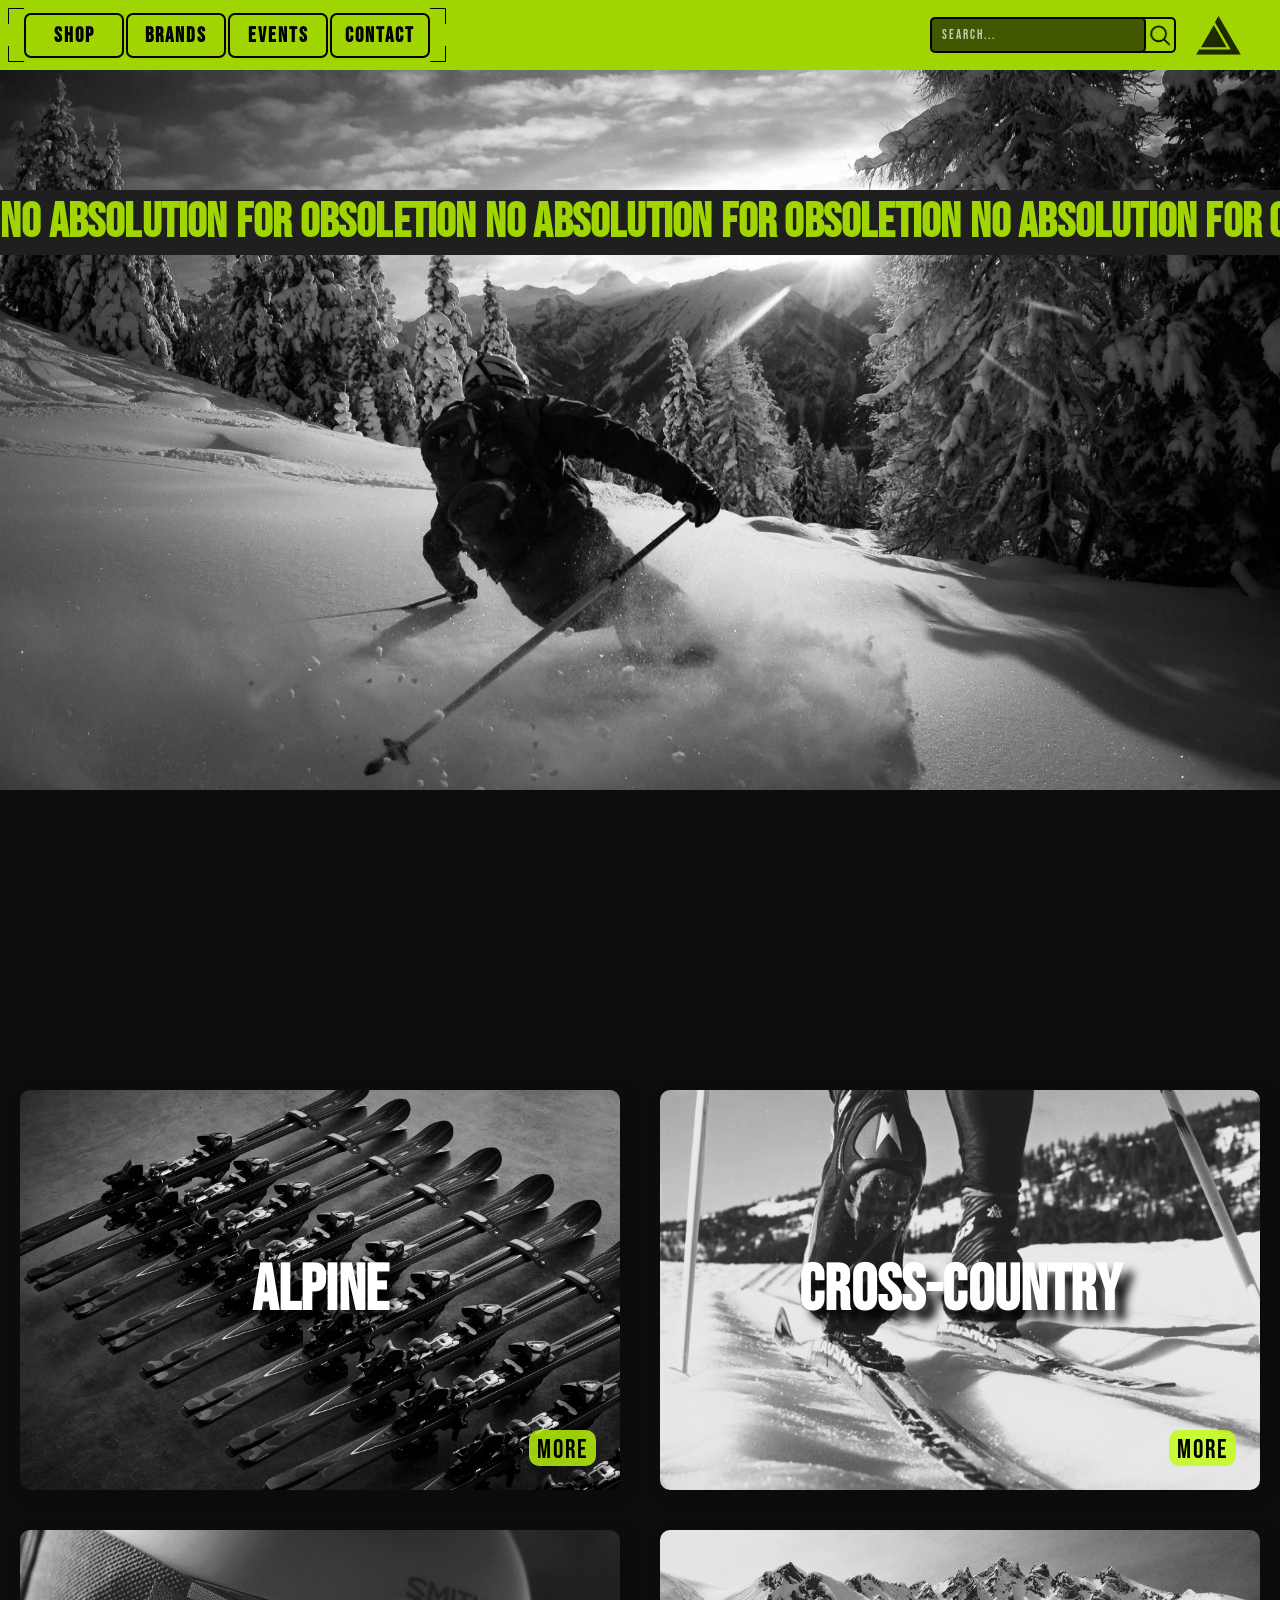
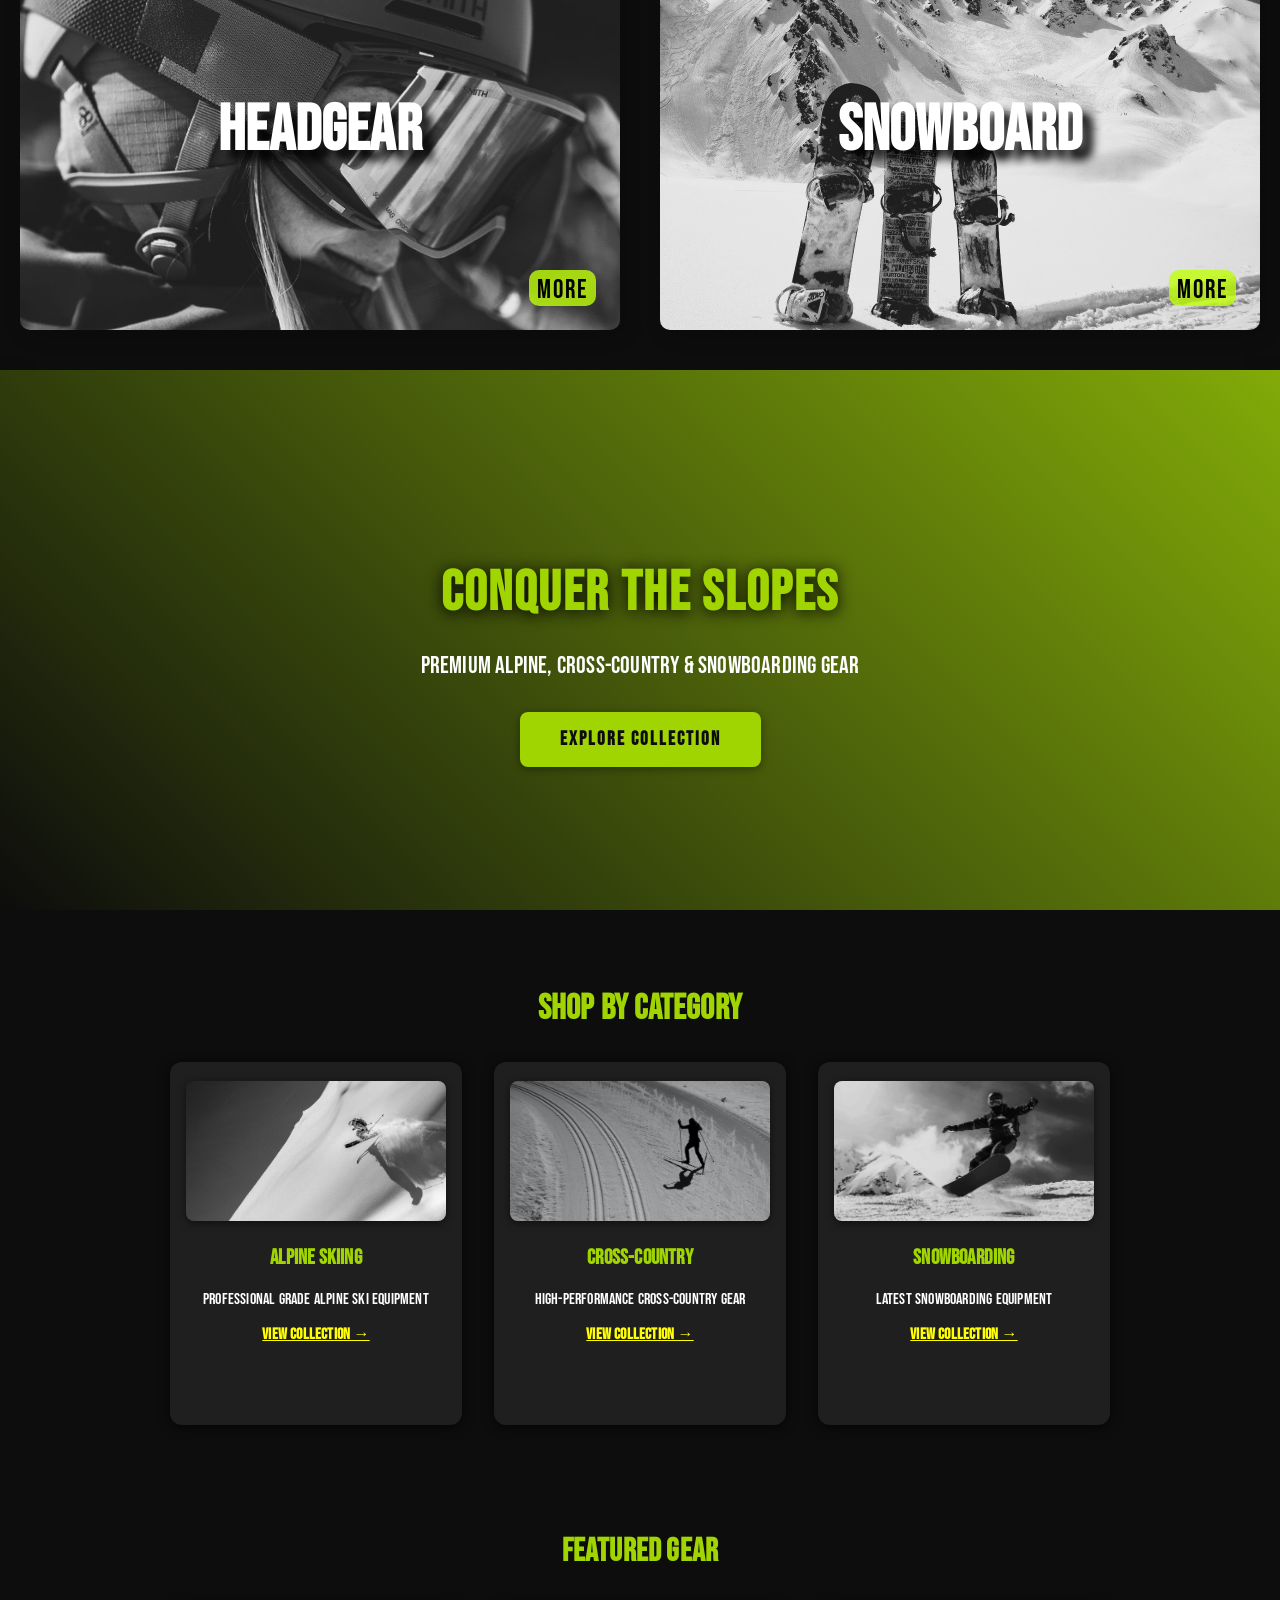
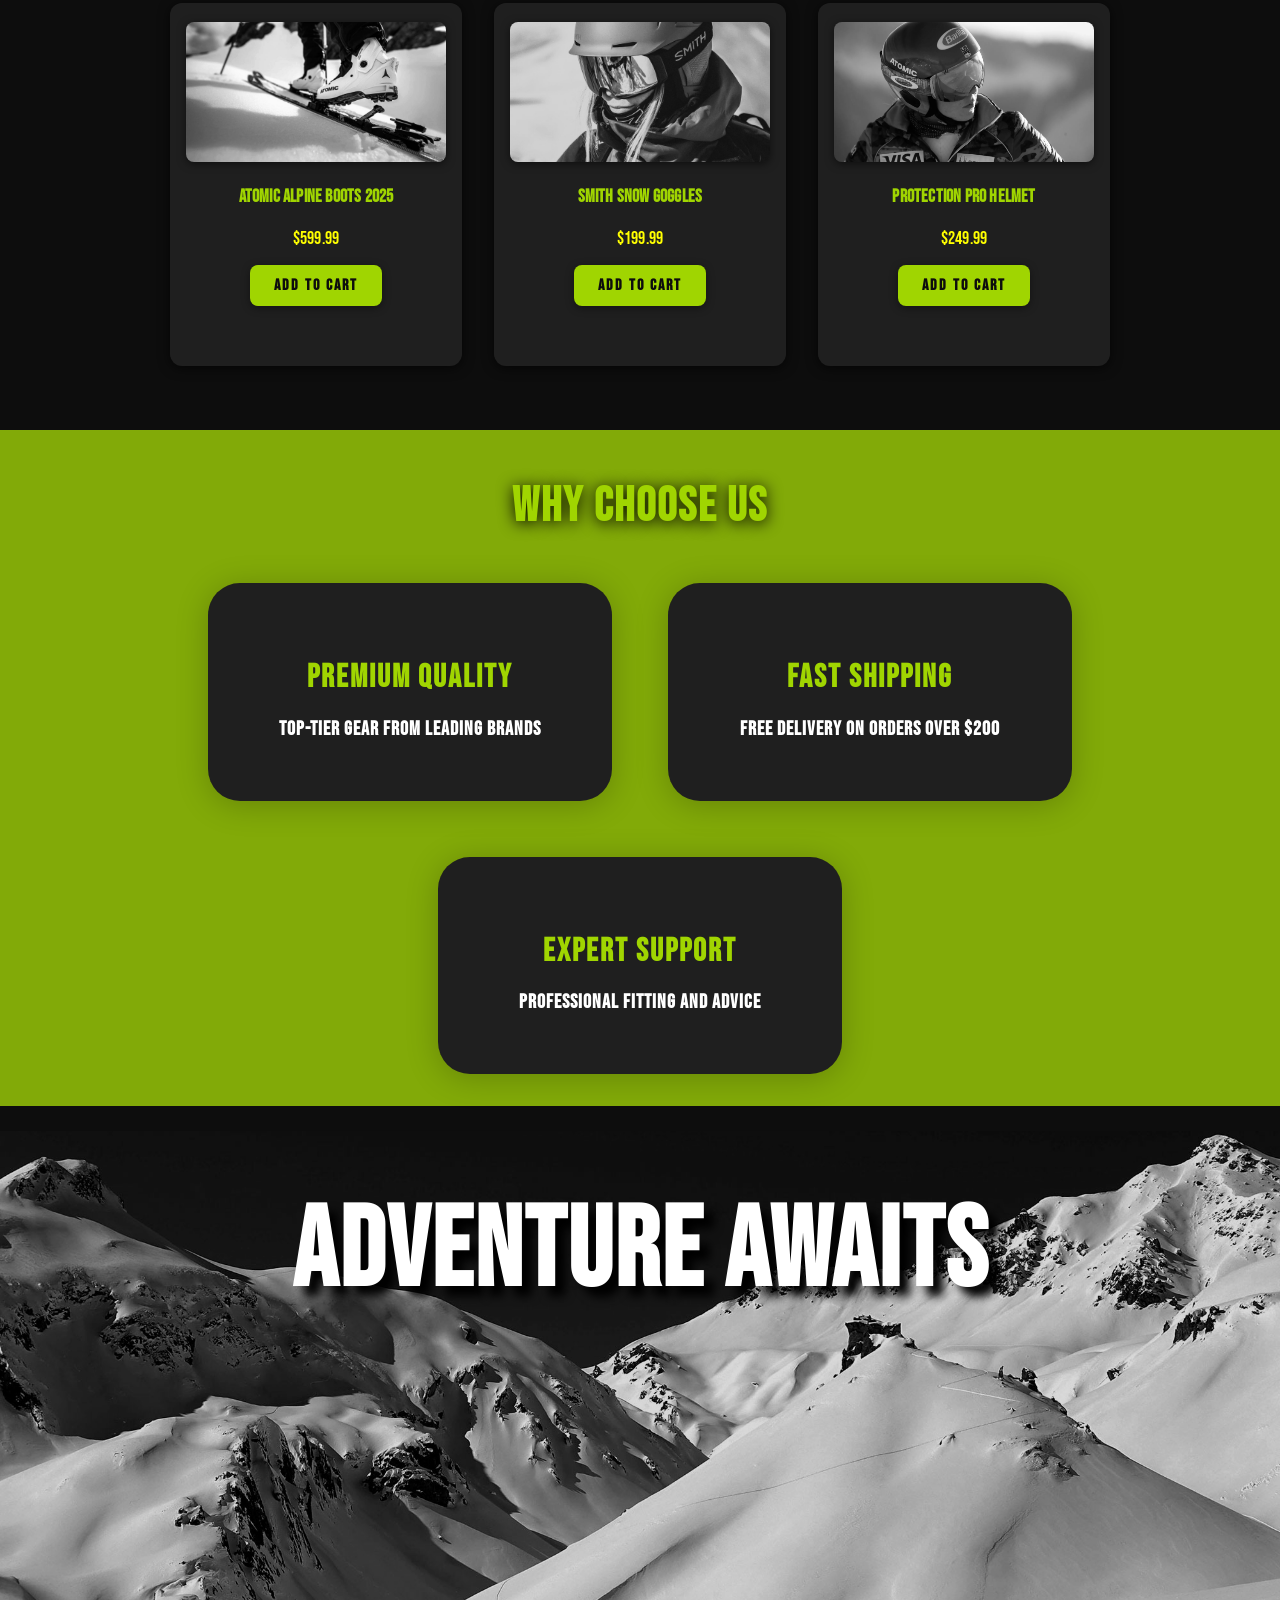
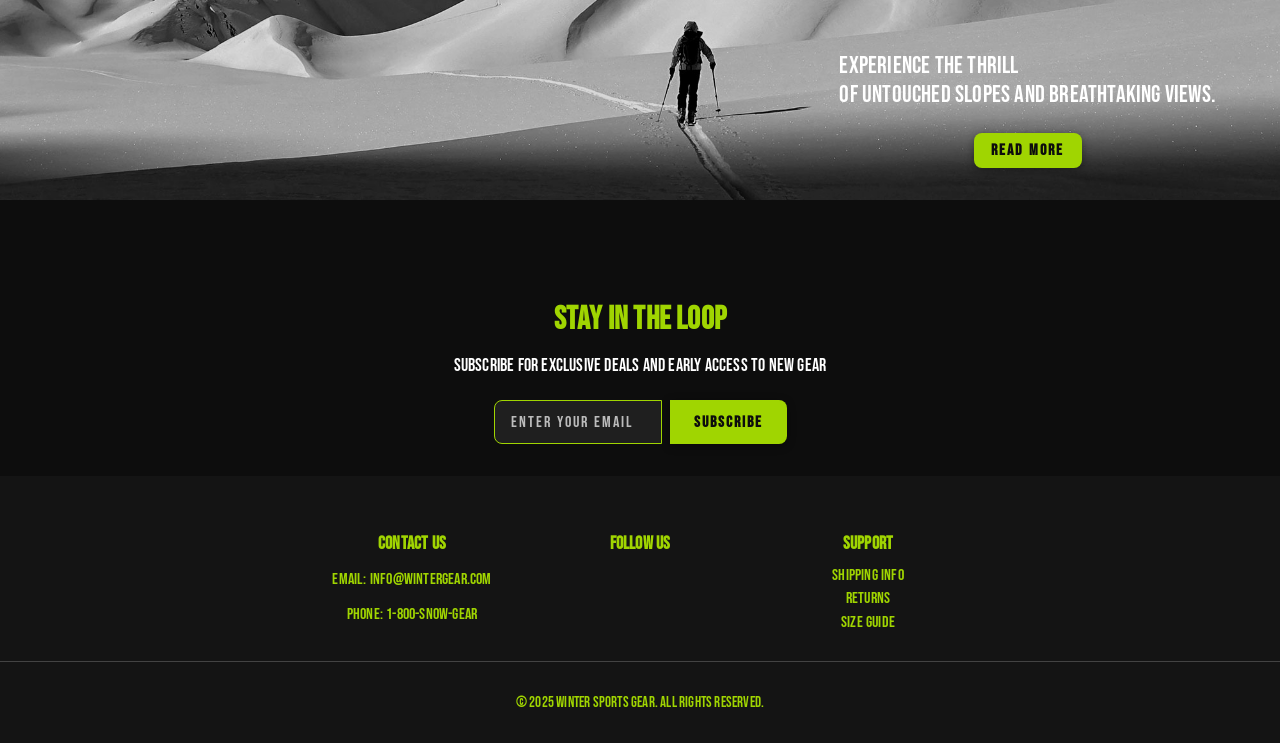
<file: index.html>
<!DOCTYPE html>
<html>
<head>
<style>
@import url('https://fonts.googleapis.com/css2?family=Bebas+Neue&family=Montserrat:ital,wght@0,100..900;1,100..900&display=swap');
</style>
    <link rel="stylesheet" href="styles.css" />
    <script defer src="script.js"></script>
    <meta charset="UTF-8" />
    <meta name="viewport" content="width=device-width, initial-scale=1.0" />
    <title>Website</title>
        <style>
        body {
            font-family: 'Bebas Neue', sans-serif;
            letter-spacing: 0.2px;
        }
        button, input {
            font-family: 'Bebas Neue', Arial, sans-serif;
            letter-spacing: 2px;
        }
    </style>
</head>
<body>
  <div class="head">
    <a href="#" class="burger-menu"><svg width="57" height="39" viewBox="0 0 57 39" fill="none" xmlns="http://www.w3.org/2000/svg">
<line x1="2" y1="2" x2="55" y2="2" stroke="black" stroke-width="4" stroke-linecap="round"/>
<line x1="2" y1="20" x2="55" y2="20" stroke="black" stroke-width="4" stroke-linecap="round"/>
<line x1="2" y1="37" x2="55" y2="37" stroke="black" stroke-width="4" stroke-linecap="round"/>
</svg>
</a>
        <!-- Mobile Dropdown Menu -->
        <nav class="mobile-menu">
          <ul>
            <li>
              <span>Shop</span>
              <ul>
                <li>Alpine Skis</li>
                <li>Snowboards</li>
                <li>Boots</li>
                <li>Goggles</li>
                <li>Helmets</li>
              </ul>
            </li>
            <li>
              <span>Brands</span>
              <ul>
                <li>Atomic</li>
                <li>Salomon</li>
                <li>Rossignol</li>
                <li>Burton</li>
                <li>Smith Optics</li>
              </ul>
            </li>
            <li>
              <span>Events</span>
              <ul>
                <li>Upcoming Races</li>
                <li>Demo Days</li>
                <li>Workshops</li>
              </ul>
            </li>
          </ul>
        </nav>
          <div class="button-container">
              <svg 
                  id="top-left" 
                  width="32" 
                  height="32" 
                  viewBox="0 0 32 32" 
                  fill="none" 
                  xmlns="http://www.w3.org/2000/svg"
              >
                  <mask 
                      id="path-1-outside-1_201_35" 
                      maskUnits="userSpaceOnUse" 
                      x="0" 
                      y="0" 
                      width="32" 
                      height="32" 
                      fill="black"
                  >
                      <rect fill="white" width="32" height="32"/>
                      <path d="M2 2H32V32H2V2Z"/>
                  </mask>
                  <path 
                      d="M2 2V0C0.895431 0 0 0.895431 0 2L2 2ZM2 2V4H32V2V0H2V2ZM2 32H4V2H2H0V32H2Z" 
                      fill="black" 
                      mask="url(#path-1-outside-1_201_35)"
                  />
              </svg>
              <svg 
                  id="top-right" 
                  width="32" 
                  height="32" 
                  viewBox="0 0 32 32" 
                  fill="none" 
                  xmlns="http://www.w3.org/2000/svg"
              >
                  <mask 
                      id="path-1-outside-1_201_35" 
                      maskUnits="userSpaceOnUse" 
                      x="0" 
                      y="0" 
                      width="32" 
                      height="32" 
                      fill="black"
                  >
                      <rect fill="white" width="32" height="32"/>
                      <path d="M2 2H32V32H2V2Z"/>
                  </mask>
                  <path 
                      d="M2 2V0C0.895431 0 0 0.895431 0 2L2 2ZM2 2V4H32V2V0H2V2ZM2 32H4V2H2H0V32H2Z" 
                      fill="black" 
                      mask="url(#path-1-outside-1_201_35)"
                  />
              </svg>
              <svg 
                  id="bottom-left" 
                  width="32" 
                  height="32" 
                  viewBox="0 0 32 32" 
                  fill="none" 
                  xmlns="http://www.w3.org/2000/svg"
              >
                  <mask 
                      id="path-1-outside-1_201_35" 
                      maskUnits="userSpaceOnUse" 
                      x="0" 
                      y="0" 
                      width="32" 
                      height="32" 
                      fill="black"
                  >
                      <rect fill="white" width="32" height="32"/>
                      <path d="M2 2H32V32H2V2Z"/>
                  </mask>
                  <path 
                      d="M2 2V0C0.895431 0 0 0.895431 0 2L2 2ZM2 2V4H32V2V0H2V2ZM2 32H4V2H2H0V32H2Z" 
                      fill="black" 
                      mask="url(#path-1-outside-1_201_35)"
                  />
              </svg>
              <svg 
                  id="bottom-right" 
                  width="32" 
                  height="32" 
                  viewBox="0 0 32 32" 
                  fill="none" 
                  xmlns="http://www.w3.org/2000/svg"
              >
                  <mask 
                      id="path-1-outside-1_201_35" 
                      maskUnits="userSpaceOnUse" 
                      x="0" 
                      y="0" 
                      width="32" 
                      height="32" 
                      fill="black"
                  >
                      <rect fill="white" width="32" height="32"/>
                      <path d="M2 2H32V32H2V2Z"/>
                  </mask>
                  <path 
                      d="M2 2V0C0.895431 0 0 0.895431 0 2L2 2ZM2 2V4H32V2V0H2V2ZM2 32H4V2H2H0V32H2Z" 
                      fill="black" 
                      mask="url(#path-1-outside-1_201_35)"
                  />
              </svg>
              <div class="button-dropdown">
                <button>Shop</button>
                <div class="dropdown-menu">
                  <a href="#" class="first-dropdown">Alpine Skis</a>
                  <a href="#">Snowboards</a>
                  <a href="#">Boots</a>
                  <a href="#">Goggles</a>
                  <a href="#" class="last-dropdown">Helmets</a>
                </div>
              </div>
              <div class="button-dropdown">
                <button>Brands</button>
                <div class="dropdown-menu">
                  <a href="#" class="first-dropdown">Atomic</a>
                  <a href="#">Salomon</a>
                  <a href="#">Rossignol</a>
                  <a href="#">Burton</a>
                  <a href="#" class="last-dropdown">Smith Optics</a>
                </div>
              </div>
              <div class="button-dropdown">
                <button>Events</button>
                <div class="dropdown-menu">
                  <a href="#" class="first-dropdown">Upcoming Races</a>
                  <a href="#">Demo Days</a>
                  <a href="#">Workshops</a>
                  <a href="#" class="last-dropdown">Community Meetups</a>
                </div>
              </div>
              <div class="button-dropdown">
                <button>Contact</button>
                <div class="dropdown-menu">
                  <a href="#" class="first-dropdown">Email Us</a>
                  <a href="#">Call Support</a>
                  <a href="#">Store Locations</a>
                  <a href="#" class="last-dropdown">FAQ</a>
                </div>
              </div>
          </div>

          <div class="search-container">
              <input type="text" placeholder="Search..." />
              <button class="search-button" >
                  <svg width="9" height="7" viewBox="0 0 9 7" fill="none" xmlns="http://www.w3.org/2000/svg" xmlns:xlink="http://www.w3.org/1999/xlink">
      <rect width="9" height="7" fill="url(#pattern0_207_2)"/>
      <defs>
      <pattern id="pattern0_207_2" patternContentUnits="objectBoundingBox" width="1" height="1">
      <use xlink:href="#image0_207_2" transform="matrix(0.00864198 0 0 0.0111111 0.111111 0)"/>
      </pattern>
      <image id="image0_207_2" width="90" height="90" preserveAspectRatio="none" xlink:href="[data-uri]"/>
      </defs>
      </svg>

              </button>
          </div>

          <a href="#" class="logo"><svg width="1123" height="972" viewBox="0 0 1123 972" fill="none" xmlns="http://www.w3.org/2000/svg">
<path d="M1122.11 971.775H0L77.1494 838.149H866.257L471.702 154.762L561.055 0L1122.11 971.775Z" fill="var(--logo-color)"/>
<path d="M759.614 777.2C760.768 779.2 759.325 781.7 757.015 781.7H130.88C128.57 781.7 127.127 779.2 128.281 777.2L441.349 234.95C442.504 232.95 445.39 232.95 446.545 234.95L759.614 777.2Z" fill="var(--logo-color)"/>
          </svg></a>


    </div>
  <div class="body">
    <div class="background">
      <picture>
        <source srcset="pics/bwskione-mobile.jpg" media="(max-width: 400px)">
        <img id="main-img" class="main-img" src="pics/bwskione169.jpg" alt="Image">
      </picture>
      <!-- <div class=text-field><h1>No absolution for obsoletion</h1></div> -->
       <div class="text-block">no absolution for obsoletion <span class="mobile-text">no absolution for obsoletion no absolution for obsoletion no absolution for obsoletion</span></div>
    </div>
    <div class="category-container">
        <div class="category"><button>more</button><img src="pics/754799082960519.jpg" alt=""><div class="category-inside">Alpine</div></div>
        <div class="category"><button>more</button><img src="pics/Buy-the-Best-Ski-Boots-for-Skiers-All-You-Need-to-Know-1536x1024.jpg" alt=""><div class="category-inside">cross-country</div></div>
        <div class="category"><button>more</button><img src="pics/squad-mag-goggles_alpineGreen-cpEverydayRoseGoldMirror_ls01.jpg" alt=""><div class="category-inside">Headgear</div></div>
        <div class="category"><button>more</button><img src="pics/1650919232_35-vsegda-pomnim-com-p-snoubordisti-v-gorakh-foto-41.jpg" alt=""><div class="category-inside">Snowboard</div></div>
    </div>

  <!-- Hero Section -->
  <section class="hero">
    <div class="hero-content">
      <h1>CONQUER THE SLOPES</h1>
      <p>Premium Alpine, Cross-Country & Snowboarding Gear</p>
      <button class="cta-button">EXPLORE COLLECTION</button>
    </div>
  </section>

  <!-- Categories Section -->
  <section class="categories">
    <h2>SHOP BY CATEGORY</h2>
    <div class="category-grid">
      <div class="category-card">
        <img src="pics/Wildkogel_Guides_2024_WEB2_Header-9.jpg" alt="Alpine Skiing">
        <h3>Alpine Skiing</h3>
        <p>Professional grade alpine ski equipment</p>
        <a href="#" class="category-link">View Collection →</a>
      </div>
      <div class="category-card">
        <img src="pics/thomas-dils-ZEraBEoSRSw-unsplash-2-scaled.jpg" alt="Cross-Country">
        <h3>Cross-Country</h3>
        <p>High-performance cross-country gear</p>
        <a href="#" class="category-link">View Collection →</a>
      </div>
      <div class="category-card">
        <img class="problem" src="pics/bardbwwarmjpg2.jpg" alt="Snowboarding">
        <h3>Snowboarding</h3>
        <p>Latest snowboarding equipment</p>
        <a href="#" class="category-link">View Collection →</a>
      </div>
    </div>
  </section>

  <!-- Featured Products -->
  <section class="featured-products">
    <h2>FEATURED GEAR</h2>
    <div class="product-grid">
      <div class="product-card">
        <img src="pics/boots-1536x1024.jpg" alt="Pro Alpine Boots">
        <h3> Atomic Alpine Boots 2025</h3>
        <p class="price">$599.99</p>
        <button class="add-to-cart">Add to Cart</button>
      </div>
      <div class="product-card">
        <img src="pics/matteAlpineGreenSlate_ls01.jpg" alt="Premium Goggles">
        <h3>Smith Snow Goggles</h3>
        <p class="price">$199.99</p>
        <button class="add-to-cart">Add to Cart</button>
      </div>
      <div class="product-card">
        <img src="pics/hlemet.jpg" alt="Snow Helmet">
        <h3>Protection Pro Helmet</h3>
        <p class="price">$249.99</p>
        <button class="add-to-cart">Add to Cart</button>
      </div>
    </div>
  </section>

  <!-- Benefits Section -->
  <section class="benefits">
    <h2>WHY CHOOSE US</h2>
    <div class="benefits-grid">
      <div class="benefit-card">
        <i class="fas fa-medal"></i>
        <h3>Premium Quality</h3>
        <p>Top-tier gear <span class="mobile-br"><br></span>from leading brands</p>
      </div>
      <div class="benefit-card">
        <i class="fas fa-truck"></i>
        <h3>Fast Shipping</h3>
        <p>Free delivery on orders over $200</p>
      </div>
      <div class="benefit-card">
        <i class="fas fa-shield-alt"></i>
        <h3>Expert Support</h3>
        <p>Professional fitting and advice</p>
      </div>
    </div>
  </section>


  <!-- Fullscreen Image Section -->
  <section class="fullscreen-image-section">
    <img src="pics/header-0-movement-0b564-1.jpg" alt="Skiing in the mountains" class="fullscreen-img">
    <div class="fullscreen-caption">
      <h2>Adventure Awaits</h2>
    </div>
      <div class="read-more">
      <p>experience the thrill <span class="pc-br"><br></span> of untouched slopes <span class="mobile-br"><br></span> and breathtaking views.</p>
      <button class="read-more-btn">Read More</button>
    </div>
  </section>

  <!-- Newsletter Section -->
  <section class="newsletter">
    <div class="newsletter-content">
      <h2>STAY IN THE LOOP</h2>
      <p>Subscribe for exclusive deals <span class="mobile-br"><br></span> and early access to new gear</p>
      <form class="subscribe-form">
        <input type="email" placeholder="Enter your email">
        <button type="submit">SUBSCRIBE</button>
      </form>
    </div>
  </section>

  <!-- Footer -->
  <footer>
    <div class="footer-content">
      <div class="footer-section">
        <h3>CONTACT US</h3>
        <p>Email: info@wintergear.com</p>
        <p>Phone: 1-800-SNOW-GEAR</p>
      </div>
      <div class="footer-section">
        <h3>FOLLOW US</h3>
        <div class="social-links">
          <a href="#"><i class="fab fa-instagram"></i></a>
          <a href="#"><i class="fab fa-facebook"></i></a>
          <a href="#"><i class="fab fa-twitter"></i></a>
        </div>
      </div>
      <div class="footer-section">
        <h3>SUPPORT</h3>
        <a href="#">Shipping Info</a>
        <a href="#">Returns</a>
        <a href="#">Size Guide</a>
      </div>
    </div>
    <div class="footer-bottom">
      <p>&copy; 2025 Winter Sports Gear. All rights reserved.</p>
    </div>
  </footer>
</div>
</body>
</html>
</file>
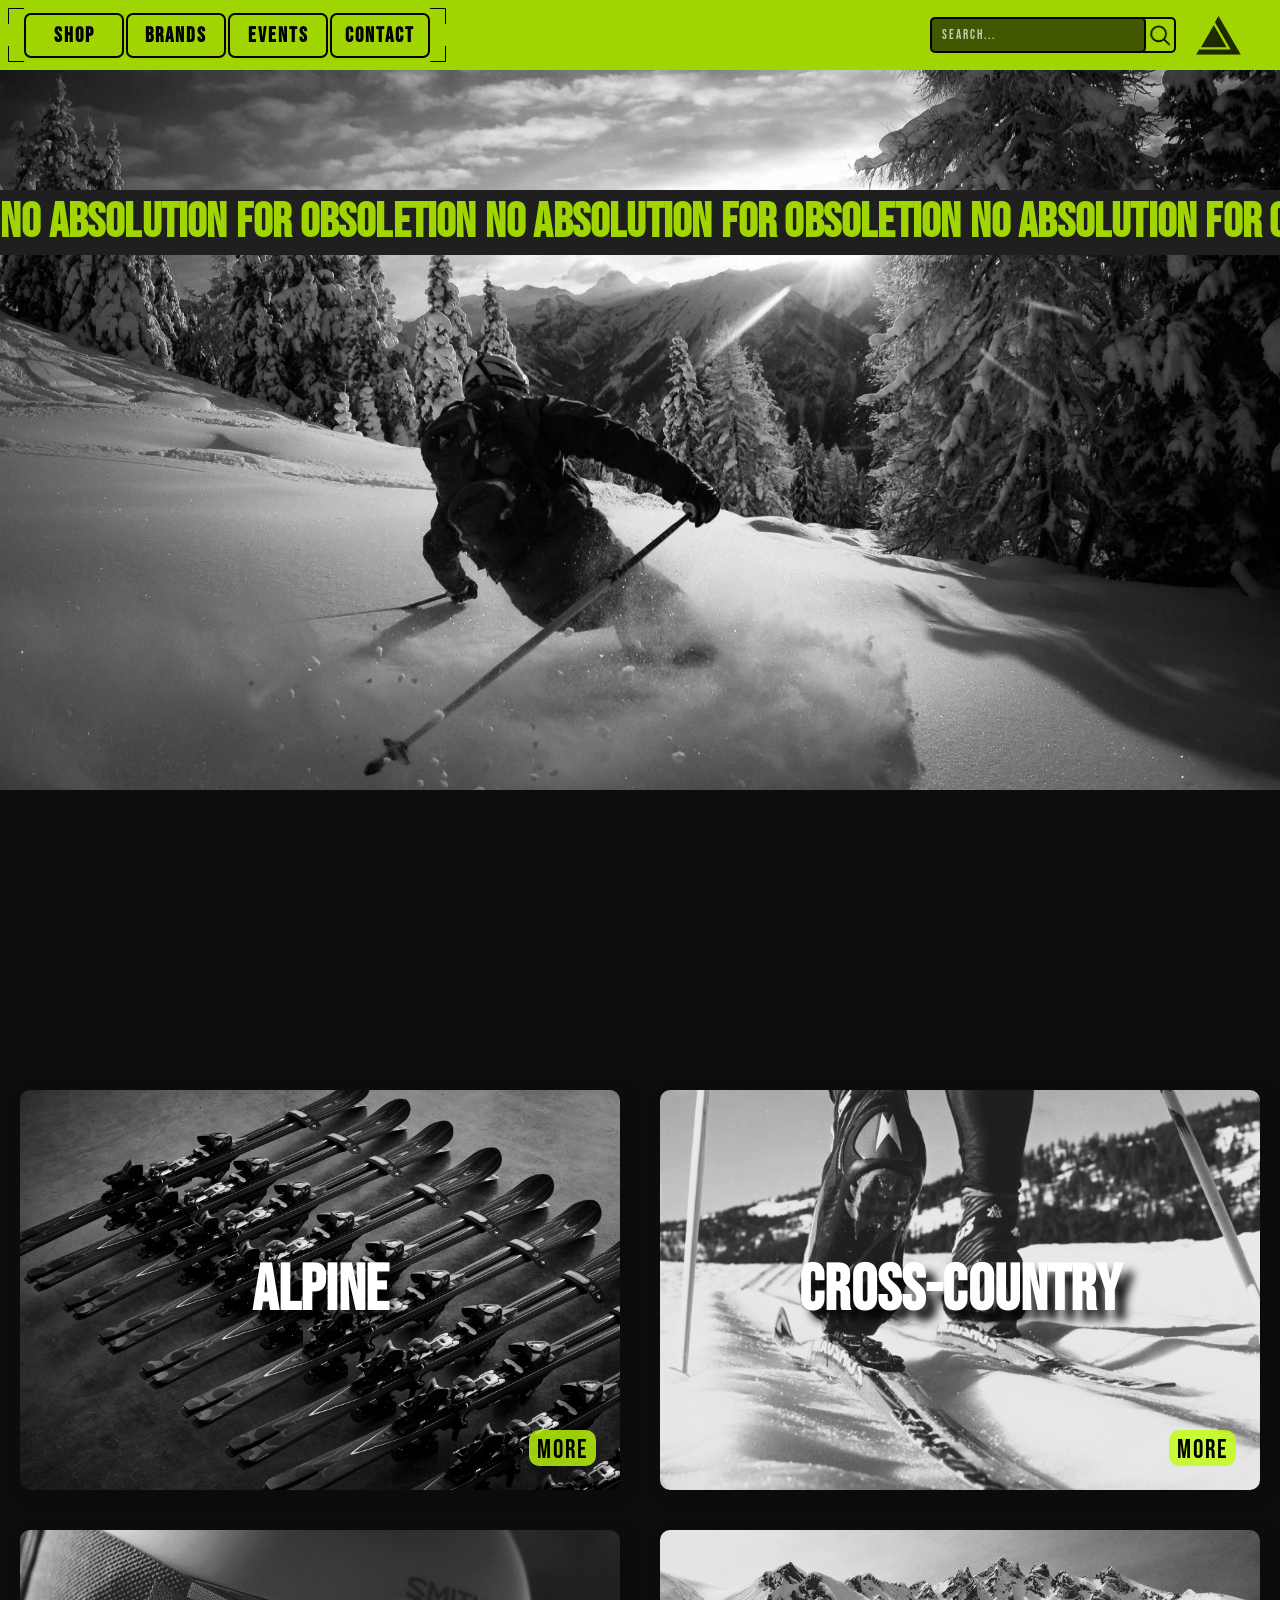
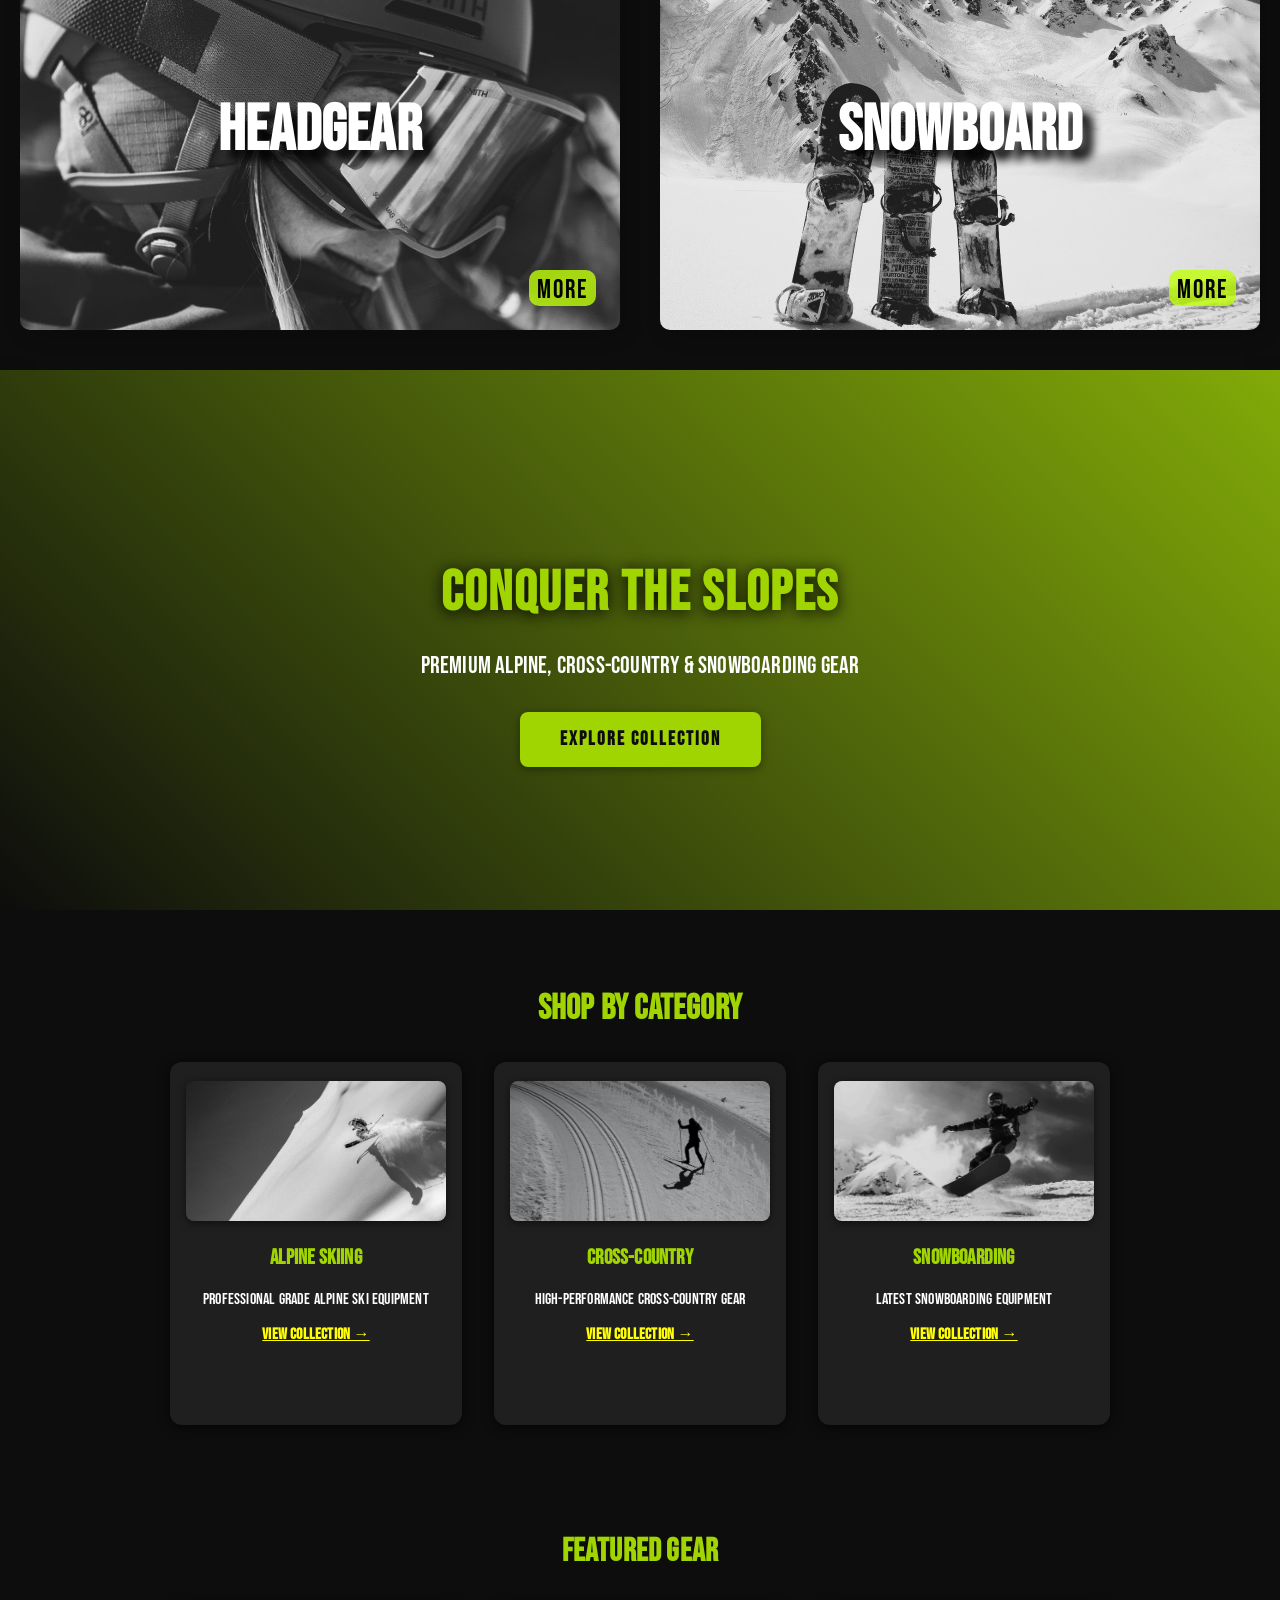
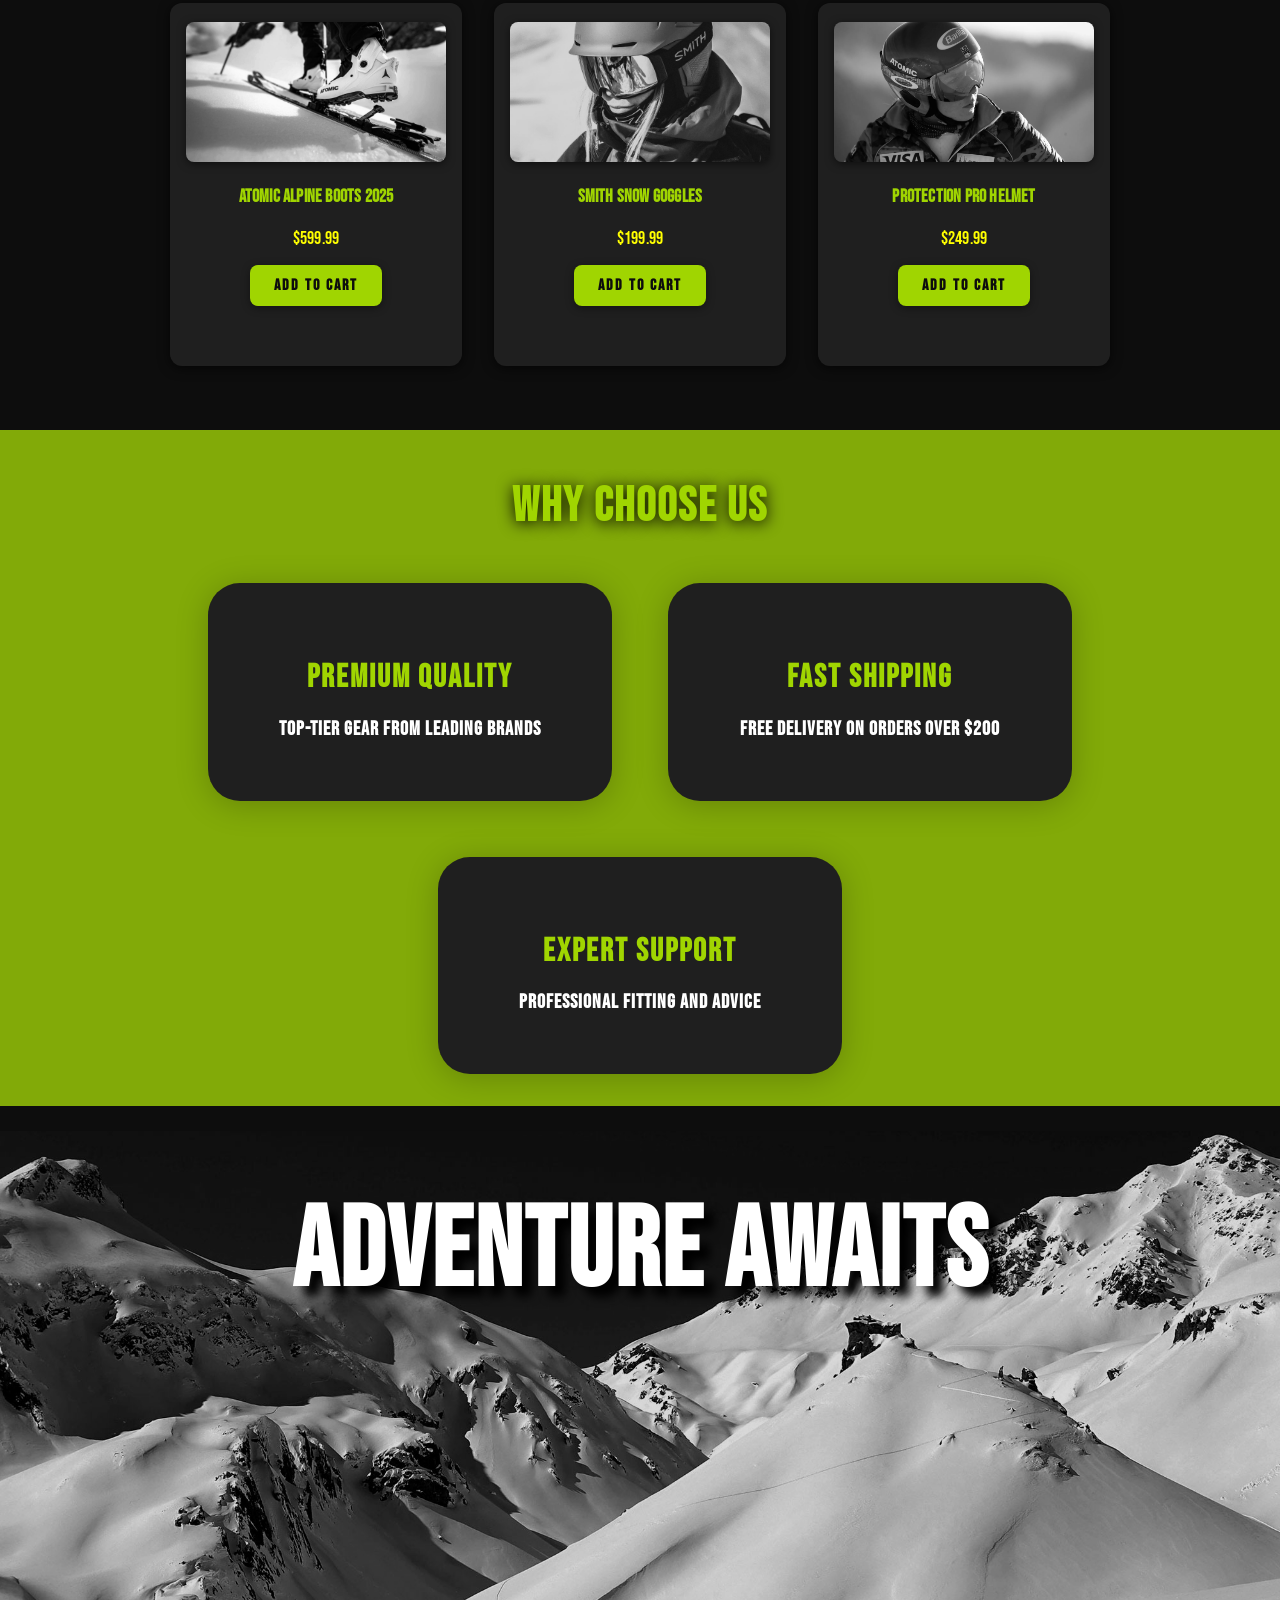
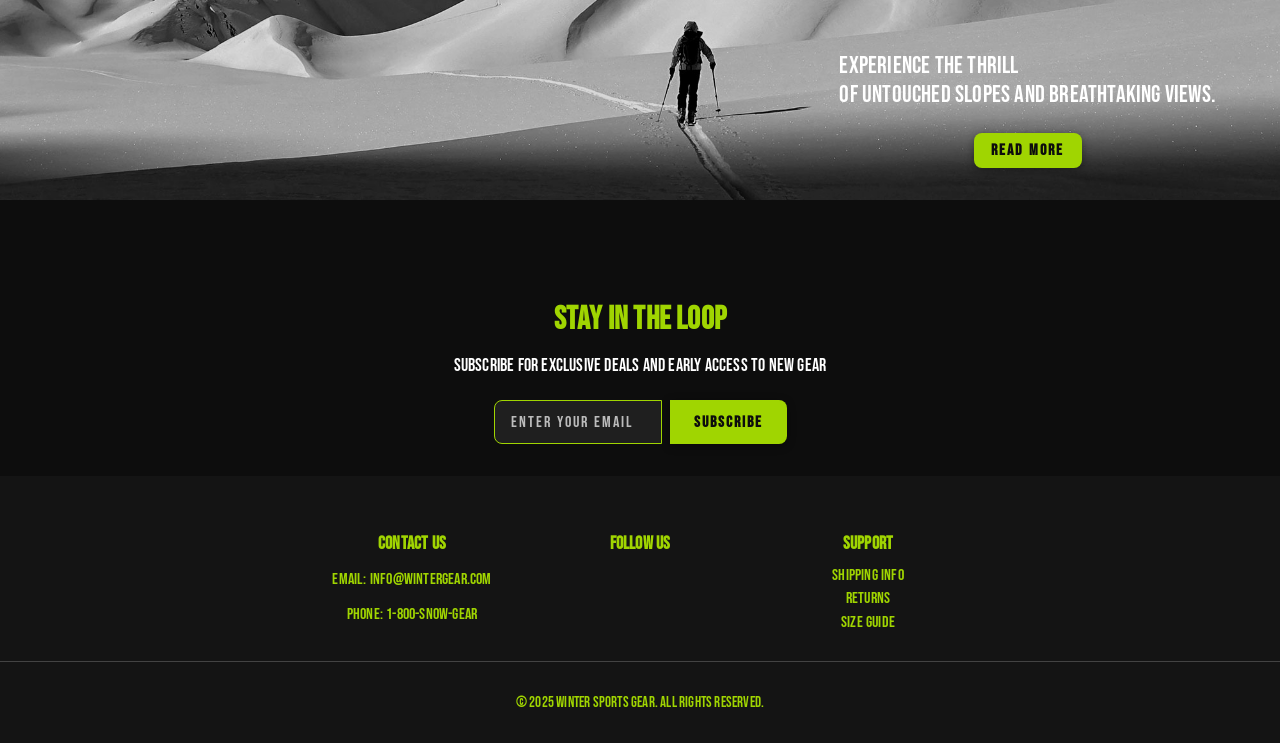
<file: HTML.html>
<!DOCTYPE html>
<html>
<head>
<style>
@import url('https://fonts.googleapis.com/css2?family=Bebas+Neue&family=Montserrat:ital,wght@0,100..900;1,100..900&display=swap');
</style>
    <link rel="stylesheet" href="CSS.css" />
    <script defer src="JS.js"></script>
    <meta charset="UTF-8" />
    <meta name="viewport" content="width=device-width, initial-scale=1.0" />
    <title>Website</title>
        <style>
        body {
            font-family: 'Bebas Neue', sans-serif;
            letter-spacing: 0.2px;
        }
        button, input {
            font-family: 'Bebas Neue', Arial, sans-serif;
            letter-spacing: 2px;
        }
    </style>
</head>
<body>
  <div class="head">
    <a href="#" class="burger-menu"><svg width="57" height="39" viewBox="0 0 57 39" fill="none" xmlns="http://www.w3.org/2000/svg">
<line x1="2" y1="2" x2="55" y2="2" stroke="black" stroke-width="4" stroke-linecap="round"/>
<line x1="2" y1="20" x2="55" y2="20" stroke="black" stroke-width="4" stroke-linecap="round"/>
<line x1="2" y1="37" x2="55" y2="37" stroke="black" stroke-width="4" stroke-linecap="round"/>
</svg>
</a>
        <!-- Mobile Dropdown Menu -->
        <nav class="mobile-menu">
          <ul>
            <li>
              <span>Shop</span>
              <ul>
                <li>Alpine Skis</li>
                <li>Snowboards</li>
                <li>Boots</li>
                <li>Goggles</li>
                <li>Helmets</li>
              </ul>
            </li>
            <li>
              <span>Brands</span>
              <ul>
                <li>Atomic</li>
                <li>Salomon</li>
                <li>Rossignol</li>
                <li>Burton</li>
                <li>Smith Optics</li>
              </ul>
            </li>
            <li>
              <span>Events</span>
              <ul>
                <li>Upcoming Races</li>
                <li>Demo Days</li>
                <li>Workshops</li>
              </ul>
            </li>
          </ul>
        </nav>
          <div class="button-container">
              <svg 
                  id="top-left" 
                  width="32" 
                  height="32" 
                  viewBox="0 0 32 32" 
                  fill="none" 
                  xmlns="http://www.w3.org/2000/svg"
              >
                  <mask 
                      id="path-1-outside-1_201_35" 
                      maskUnits="userSpaceOnUse" 
                      x="0" 
                      y="0" 
                      width="32" 
                      height="32" 
                      fill="black"
                  >
                      <rect fill="white" width="32" height="32"/>
                      <path d="M2 2H32V32H2V2Z"/>
                  </mask>
                  <path 
                      d="M2 2V0C0.895431 0 0 0.895431 0 2L2 2ZM2 2V4H32V2V0H2V2ZM2 32H4V2H2H0V32H2Z" 
                      fill="black" 
                      mask="url(#path-1-outside-1_201_35)"
                  />
              </svg>
              <svg 
                  id="top-right" 
                  width="32" 
                  height="32" 
                  viewBox="0 0 32 32" 
                  fill="none" 
                  xmlns="http://www.w3.org/2000/svg"
              >
                  <mask 
                      id="path-1-outside-1_201_35" 
                      maskUnits="userSpaceOnUse" 
                      x="0" 
                      y="0" 
                      width="32" 
                      height="32" 
                      fill="black"
                  >
                      <rect fill="white" width="32" height="32"/>
                      <path d="M2 2H32V32H2V2Z"/>
                  </mask>
                  <path 
                      d="M2 2V0C0.895431 0 0 0.895431 0 2L2 2ZM2 2V4H32V2V0H2V2ZM2 32H4V2H2H0V32H2Z" 
                      fill="black" 
                      mask="url(#path-1-outside-1_201_35)"
                  />
              </svg>
              <svg 
                  id="bottom-left" 
                  width="32" 
                  height="32" 
                  viewBox="0 0 32 32" 
                  fill="none" 
                  xmlns="http://www.w3.org/2000/svg"
              >
                  <mask 
                      id="path-1-outside-1_201_35" 
                      maskUnits="userSpaceOnUse" 
                      x="0" 
                      y="0" 
                      width="32" 
                      height="32" 
                      fill="black"
                  >
                      <rect fill="white" width="32" height="32"/>
                      <path d="M2 2H32V32H2V2Z"/>
                  </mask>
                  <path 
                      d="M2 2V0C0.895431 0 0 0.895431 0 2L2 2ZM2 2V4H32V2V0H2V2ZM2 32H4V2H2H0V32H2Z" 
                      fill="black" 
                      mask="url(#path-1-outside-1_201_35)"
                  />
              </svg>
              <svg 
                  id="bottom-right" 
                  width="32" 
                  height="32" 
                  viewBox="0 0 32 32" 
                  fill="none" 
                  xmlns="http://www.w3.org/2000/svg"
              >
                  <mask 
                      id="path-1-outside-1_201_35" 
                      maskUnits="userSpaceOnUse" 
                      x="0" 
                      y="0" 
                      width="32" 
                      height="32" 
                      fill="black"
                  >
                      <rect fill="white" width="32" height="32"/>
                      <path d="M2 2H32V32H2V2Z"/>
                  </mask>
                  <path 
                      d="M2 2V0C0.895431 0 0 0.895431 0 2L2 2ZM2 2V4H32V2V0H2V2ZM2 32H4V2H2H0V32H2Z" 
                      fill="black" 
                      mask="url(#path-1-outside-1_201_35)"
                  />
              </svg>
              <div class="button-dropdown">
                <button>Shop</button>
                <div class="dropdown-menu">
                  <a href="#" class="first-dropdown">Alpine Skis</a>
                  <a href="#">Snowboards</a>
                  <a href="#">Boots</a>
                  <a href="#">Goggles</a>
                  <a href="#" class="last-dropdown">Helmets</a>
                </div>
              </div>
              <div class="button-dropdown">
                <button>Brands</button>
                <div class="dropdown-menu">
                  <a href="#" class="first-dropdown">Atomic</a>
                  <a href="#">Salomon</a>
                  <a href="#">Rossignol</a>
                  <a href="#">Burton</a>
                  <a href="#" class="last-dropdown">Smith Optics</a>
                </div>
              </div>
              <div class="button-dropdown">
                <button>Events</button>
                <div class="dropdown-menu">
                  <a href="#" class="first-dropdown">Upcoming Races</a>
                  <a href="#">Demo Days</a>
                  <a href="#">Workshops</a>
                  <a href="#" class="last-dropdown">Community Meetups</a>
                </div>
              </div>
              <div class="button-dropdown">
                <button>Contact</button>
                <div class="dropdown-menu">
                  <a href="#" class="first-dropdown">Email Us</a>
                  <a href="#">Call Support</a>
                  <a href="#">Store Locations</a>
                  <a href="#" class="last-dropdown">FAQ</a>
                </div>
              </div>
          </div>

          <div class="search-container">
              <input type="text" placeholder="Search..." />
              <button class="search-button" >
                  <svg width="9" height="7" viewBox="0 0 9 7" fill="none" xmlns="http://www.w3.org/2000/svg" xmlns:xlink="http://www.w3.org/1999/xlink">
      <rect width="9" height="7" fill="url(#pattern0_207_2)"/>
      <defs>
      <pattern id="pattern0_207_2" patternContentUnits="objectBoundingBox" width="1" height="1">
      <use xlink:href="#image0_207_2" transform="matrix(0.00864198 0 0 0.0111111 0.111111 0)"/>
      </pattern>
      <image id="image0_207_2" width="90" height="90" preserveAspectRatio="none" xlink:href="[data-uri]"/>
      </defs>
      </svg>

              </button>
          </div>

          <a href="#" class="logo"><svg width="1123" height="972" viewBox="0 0 1123 972" fill="none" xmlns="http://www.w3.org/2000/svg">
<path d="M1122.11 971.775H0L77.1494 838.149H866.257L471.702 154.762L561.055 0L1122.11 971.775Z" fill="var(--logo-color)"/>
<path d="M759.614 777.2C760.768 779.2 759.325 781.7 757.015 781.7H130.88C128.57 781.7 127.127 779.2 128.281 777.2L441.349 234.95C442.504 232.95 445.39 232.95 446.545 234.95L759.614 777.2Z" fill="var(--logo-color)"/>
          </svg></a>


    </div>
  <div class="body">
    <div class="background">
      <picture>
        <source srcset="pics/bwskione-mobile.jpg" media="(max-width: 400px)">
        <img id="main-img" class="main-img" src="/pics/bwskione169.jpg" alt="Image">
      </picture>
      <!-- <div class=text-field><h1>No absolution for obsoletion</h1></div> -->
       <div class="text-block">no absolution for obsoletion <span class="mobile-text">no absolution for obsoletion no absolution for obsoletion no absolution for obsoletion</span></div>
    </div>
    <div class="category-container">
        <div class="category"><button>more</button><img src="/pics/754799082960519.jpg" alt=""><div class="category-inside">Alpine</div></div>
        <div class="category"><button>more</button><img src="/pics/Buy-the-Best-Ski-Boots-for-Skiers-All-You-Need-to-Know-1536x1024.jpg" alt=""><div class="category-inside">cross-country</div></div>
        <div class="category"><button>more</button><img src="/pics/squad-mag-goggles_alpineGreen-cpEverydayRoseGoldMirror_ls01.jpg" alt=""><div class="category-inside">Headgear</div></div>
        <div class="category"><button>more</button><img src="/pics/1650919232_35-vsegda-pomnim-com-p-snoubordisti-v-gorakh-foto-41.jpg" alt=""><div class="category-inside">Snowboard</div></div>
    </div>

  <!-- Hero Section -->
  <section class="hero">
    <div class="hero-content">
      <h1>CONQUER THE SLOPES</h1>
      <p>Premium Alpine, Cross-Country & Snowboarding Gear</p>
      <button class="cta-button">EXPLORE COLLECTION</button>
    </div>
  </section>

  <!-- Categories Section -->
  <section class="categories">
    <h2>SHOP BY CATEGORY</h2>
    <div class="category-grid">
      <div class="category-card">
        <img src="pics/Wildkogel_Guides_2024_WEB2_Header-9.jpg" alt="Alpine Skiing">
        <h3>Alpine Skiing</h3>
        <p>Professional grade alpine ski equipment</p>
        <a href="#" class="category-link">View Collection →</a>
      </div>
      <div class="category-card">
        <img src="pics/thomas-dils-ZEraBEoSRSw-unsplash-2-scaled.jpg" alt="Cross-Country">
        <h3>Cross-Country</h3>
        <p>High-performance cross-country gear</p>
        <a href="#" class="category-link">View Collection →</a>
      </div>
      <div class="category-card">
        <img class="problem" src="pics/bardbwwarmjpg2.jpg" alt="Snowboarding">
        <h3>Snowboarding</h3>
        <p>Latest snowboarding equipment</p>
        <a href="#" class="category-link">View Collection →</a>
      </div>
    </div>
  </section>

  <!-- Featured Products -->
  <section class="featured-products">
    <h2>FEATURED GEAR</h2>
    <div class="product-grid">
      <div class="product-card">
        <img src="pics/boots-1536x1024.jpg" alt="Pro Alpine Boots">
        <h3> Atomic Alpine Boots 2025</h3>
        <p class="price">$599.99</p>
        <button class="add-to-cart">Add to Cart</button>
      </div>
      <div class="product-card">
        <img src="pics/matteAlpineGreenSlate_ls01.jpg" alt="Premium Goggles">
        <h3>Smith Snow Goggles</h3>
        <p class="price">$199.99</p>
        <button class="add-to-cart">Add to Cart</button>
      </div>
      <div class="product-card">
        <img src="pics/hlemet.jpg" alt="Snow Helmet">
        <h3>Protection Pro Helmet</h3>
        <p class="price">$249.99</p>
        <button class="add-to-cart">Add to Cart</button>
      </div>
    </div>
  </section>

  <!-- Benefits Section -->
  <section class="benefits">
    <h2>WHY CHOOSE US</h2>
    <div class="benefits-grid">
      <div class="benefit-card">
        <i class="fas fa-medal"></i>
        <h3>Premium Quality</h3>
        <p>Top-tier gear <span class="mobile-br"><br></span>from leading brands</p>
      </div>
      <div class="benefit-card">
        <i class="fas fa-truck"></i>
        <h3>Fast Shipping</h3>
        <p>Free delivery on orders over $200</p>
      </div>
      <div class="benefit-card">
        <i class="fas fa-shield-alt"></i>
        <h3>Expert Support</h3>
        <p>Professional fitting and advice</p>
      </div>
    </div>
  </section>


  <!-- Fullscreen Image Section -->
  <section class="fullscreen-image-section">
    <img src="pics/header-0-movement-0b564-1.jpg" alt="Skiing in the mountains" class="fullscreen-img">
    <div class="fullscreen-caption">
      <h2>Adventure Awaits</h2>
    </div>
      <div class="read-more">
      <p>experience the thrill <span class="pc-br"><br></span> of untouched slopes <span class="mobile-br"><br></span> and breathtaking views.</p>
      <button class="read-more-btn">Read More</button>
    </div>
  </section>

  <!-- Newsletter Section -->
  <section class="newsletter">
    <div class="newsletter-content">
      <h2>STAY IN THE LOOP</h2>
      <p>Subscribe for exclusive deals <span class="mobile-br"><br></span> and early access to new gear</p>
      <form class="subscribe-form">
        <input type="email" placeholder="Enter your email">
        <button type="submit">SUBSCRIBE</button>
      </form>
    </div>
  </section>

  <!-- Footer -->
  <footer>
    <div class="footer-content">
      <div class="footer-section">
        <h3>CONTACT US</h3>
        <p>Email: info@wintergear.com</p>
        <p>Phone: 1-800-SNOW-GEAR</p>
      </div>
      <div class="footer-section">
        <h3>FOLLOW US</h3>
        <div class="social-links">
          <a href="#"><i class="fab fa-instagram"></i></a>
          <a href="#"><i class="fab fa-facebook"></i></a>
          <a href="#"><i class="fab fa-twitter"></i></a>
        </div>
      </div>
      <div class="footer-section">
        <h3>SUPPORT</h3>
        <a href="#">Shipping Info</a>
        <a href="#">Returns</a>
        <a href="#">Size Guide</a>
      </div>
    </div>
    <div class="footer-bottom">
      <p>&copy; 2025 Winter Sports Gear. All rights reserved.</p>
    </div>
  </footer>
</div>
</body>
</html>
</file>
<file: styles.css>
button, .button, .cta-button, .add-to-cart, .read-more-btn {
  user-select: none;
}
/* --- Mobile Burger Menu Styles --- */
.mobile-menu {
  display: none;
}
.mobile-menu.open {
  display: block;
}
.mobile-menu {
  /* display: none; already set above */
  position: relative;
  top: 70px;
  left: 0;
  width: 10rem;
  background: var(--card-bg);
  z-index: 9;
  box-shadow: 0 4px 24px #0008;
  padding: 1.5rem 0 2rem 0;
  max-height: 70vh;
  overflow-y: hidden;
  overflow-x: hidden;
  position: fixed;
}
.mobile-menu::before,
.mobile-menu::after {
  content: "";
  position: absolute;
  left: 0;
  width: 100%;
  height: 10%;
  pointer-events: none;
  z-index: 10;
}
/* .mobile-menu::before {
  top: 0;
  background: linear-gradient(to bottom, var(--card-bg), transparent);
}
.mobile-menu::after {
  bottom: -6000px;
  background: linear-gradient(to top, var(--card-bg), transparent);
} */
.mobile-menu ul {
  list-style: none;
  margin: 0;
  padding: 0 1.5rem;
  min-width: 174px;
}
.mobile-menu > ul > li {
  margin-bottom: 1.2rem;
}
.mobile-menu > ul > li > span {
  font-size: 1.3rem;
  color: var(--primary-color);
  font-weight: bold;
  display: block;
  margin-bottom: 0.5rem;
}
.mobile-menu ul ul {
  margin-left: 0rem;
  margin-bottom: 0.5rem;
}
.mobile-menu ul ul li {
  font-size: 1.1rem;
  color: var(--text-color);
  margin-bottom: 0.3rem;
}
.mobile-menu ul ul li:last-child {
  margin-bottom: 0;
}
.mobile-br {
  display: none;
}
@media (max-width: 768px) {

  .button-container {
    display: none;
  }
}
html, body {
    max-width: 100vw;
    overflow-x: hidden;
}

body, html{
    width: 100%;
    margin: 0;
    background-color: var(--background-color);
    /* display: flex;
    flex-direction: column;
    justify-content: flex-start;
    align-items: center;
    /* padding-top: 70px; */
    /* height: auto;
    background-color: var(--background-color);
    z-index: 1; */
}


:root{
    --primary-color:hsl(75, 99%, 42%);
    --secondary-color: hsl(75, 91%, 35%);
    --text-color: hsl(0, 0%, 100%);
    --background-color: hsl(0, 0%, 5%);
    --accent-color: hsl(60, 100%, 50%);
    --card-bg: hsl(0, 0%, 12%);
    --card-bg-alt: hsl(0, 0%, 18%);
    --footer-bg: hsl(0, 0%, 8%);
    --logo-color: hsla(0, 0%, 0%, 0.8);
}
.logo{
  transform: scale(0.04);
  position: absolute;
  right: -500px;
}
.burger-menu{
    display: none;
    position: absolute;
    top: 17px;
    left: 10px;
    cursor: pointer;
}
.head{
    top: 0;
    left: 0;
    right: 0;
    height: 70px;
    background-color: var(--primary-color);    
    display: flex;
    position: fixed;
    justify-content: space-between;
    align-items: center;
  /* padding-right: clamp(10px, 20vw, 120px); */
    /* padding-right: clamp(10px, 20vw, 120px); */
    /* padding-left: clamp(10px, 20vw, 100px); */
    z-index: 10;
}

.button-container button{
    width: clamp(50px, 10vw, 100px);
    height: clamp(30px, 5vh, 50px);
    background-color: transparent;
    border: black solid 2px;
    cursor: pointer;
    border-radius: 7px;
    color: black;
    font-weight: bold;
    font-size: 1.3rem;
    transition: all 0.15s ease-in-out;
}

.button-container button:hover{
    background-color: rgb(65, 87, 0);
    color: var(--text-color);
}

.button-container button:active{
    background-color: black;
    color: rgb(194, 254, 12);
    transform: scale(0.95);
}

.button-container{
    position: relative;
    display: flex;
    justify-content: space-around;
    align-items: center;
    height: inherit;
    /* margin-right: 5rem; */
    padding: 0 1.5rem;
  max-width: 40vw;
  gap: 2px;
}

/* Dropdown menu for header */
.button-dropdown {
  position: relative;
  display: inline-block;
}

.dropdown-menu {
  display: none;
  position: absolute;
  top: 100%;
  left: 0;
  min-width: 150px;
  background: var(--card-bg);
  box-shadow: 0 8px 16px rgba(0,0,0,0.15);
  z-index: 100;
  border-radius: 8px;
  border: none;
  padding: 0rem 0;
}

.dropdown-menu a {
  color: var(--text-color);
  padding: 0.7rem 1.2rem;
  text-decoration: none;
  display: block;
  transition: background 0.2s;
  border: none;
  font-size: 1.1rem;
  letter-spacing: 1px;
}

.first-dropdown{
  border-radius: 8px 8px 0 0;
}
.last-dropdown{
  border-radius: 0 0 8px 8px;
}

.dropdown-menu a:hover {
  background: var(--primary-color);
  color: var(--background-color);
}

.button-dropdown:hover .dropdown-menu {
  display: block;
}

.button-container svg{
    position: absolute;

    scale: 0.5;
}   
#top-left{
    left: 0;
    top: 0;
}
#top-right{
    right: 0;
    top: 0;
    transform: rotate(90deg);
}
#bottom-left{
    left: 0;
    bottom: 0;
    transform: rotate(-90deg);
}
#bottom-right{
    right: 0;
    bottom: 0;
    transform: rotate(180deg);
}

.search-container{
    display: flex;
    justify-content: start;
    align-items: center;
    margin-right: 100px;
    width: clamp(175px, 20vw, 250px);
}

.search-container input{
    width: 200px;
    height: 30px;
    border-radius: 5px;
    border: black solid 2px;
    padding-left: 10px;
    background-color: rgb(65, 87, 0);
    color: var(--text-color);
}

input::placeholder{
    color: var(--text-color);
    opacity: 0.7;
}

input:focus{
    outline: none;
 }

.search-container button{
    width: 34px;
    height: 36px;
    background-color: transparent;
    border: black solid 2px;
    border-left-color: transparent;
    border-radius: 0 5px 5px 0;
    margin-left: -4px;
    cursor: pointer;
}

.search-container button svg{
    transform: scale(3.5);
    padding: 0 8px 0 7px;
}
.background{
    display: flex;
    justify-content: center;
    align-items: start;
    width: 100%;
    /* height: 110vh; */
    position: relative;
    height: clamp(200px, 110vh, 1459px);
    /* margin-bottom: 300px; */
    top: 70px;
    z-index: 2;
}
.main-img{
    height: object-fit;
    position: absolute;
    top: 0; left: 50%;
    transform: translateX(-50%);
    width:100%;
    z-index: 0;
  }

.text-field{
    /* margin-top: clamp(50px, 205px, 370px); */
    /* margin-top: 140px; */
    display: flex;
    position: relative;
    justify-content: center;
    align-items: center;
    font-size: 1.5rem;
    /* transform: rotate(90deg); */
    height: 15vh;
    width: 40vw;
    padding: 30px;
    box-sizing: border-box;
    color: rgb(0, 0, 0);
    /* background-color: rgba(193, 254, 12, 0.574); */
    background-color: hsla(75, 99%, 42%, 0.8);
    box-shadow: 5px 5px 20px rgba(0, 0, 0, 0.2);
    border-radius: 10px;
    backdrop-filter: blur(10px);
    -webkit-backdrop-filter: blur(10px);
    z-index: 1;
}
.text-block{
    position: relative;
    white-space: nowrap;
    /* left: -150px;
    top: 300px; */
    background-color: var(--card-bg);
    color: var(--primary-color);
    font-weight: bold;
    font-size: 3rem;
    /* transform: rotate(90deg); */
    max-width: 100%;
    height: auto;
    padding: 4px;
    /* margin: 380px 0 0 400px; */
    margin-top: 120px;
    z-index: 3;
}
.category-container{
    display: grid;
    grid-template-columns: 600px 600px;
    align-items: center;
    justify-content: center;
    justify-items: center;
    /* font-size: 20px; */
    width: 90vw;
    gap: 40px;
    margin: 100px auto 0 auto;
}

.category img{
  width: 100%;
    height: 400px;
    width: 600px;
    object-fit: cover;
    border-radius: 10px;
    z-index: 1;
}
.category{
    display: flex;
    position: relative;
    box-shadow: 5px 5px 20px rgba(0, 0, 0, 0.2);
    border-radius: 10px;
    box-sizing: border-box;
    z-index: 2;
    transition: all 0.15s ease-in-out;

}
.category:hover{
    transform: scale(1.01);
  }
.category button{
  position: absolute;
  bottom: 1.5rem;
  right: 1.5rem;
  z-index: 5;
  background-color: rgba(193, 254, 12, 0.803);
  border: none;
  border-radius: 10px;
  font-size: 1.6rem;
  padding: 0.3rem 0.5rem 0 0.5rem;
  transition: background 0.2s, all 0.2s;

}

.category button:hover {
  background: var(--accent-color);
  color: var(--background-color);
  /* transform: scale(1.1); */
}
.category-inside{
    position: absolute;
    top: 0;
    left: 0;
    right: 0;
    bottom: 0;
    display: flex;
    justify-content: center;
    align-items: center;
    font-size: clamp(2rem, 6vw, 4rem);
    color: rgb(255, 255, 255);
    font-weight: bold;
    text-shadow: 10px 10px 10px rgb(0, 0, 0);
    z-index: 3;
}

/* --- Extended Styles for New Sections: Dark Mode --- */

.hero {
  width:100%;
  min-height: 60vh;
  background: linear-gradient(45deg, var(--background-color) 0%, var(--secondary-color) 100%);
  display: flex;
  align-items: center;
  justify-content: center;
  margin-top: 40px;
  box-shadow: 0 4px 24px rgba(0,0,0,0.07);
}
.hero-content {
  text-align: center;
  color: var(--primary-color);
  padding: 2rem 1rem;
}
.hero-content h1 {
  font-size: 3.5rem;
  margin-bottom: 1rem;
  letter-spacing: 2px;
  color: var(--primary-color);
  text-shadow: 0 2px 16px #000;
}
.hero-content p {
  font-size: 1.5rem;
  margin-bottom: 2rem;
  color: var(--text-color);
}
.cta-button {
  background: var(--primary-color);
  color: var(--background-color);
  border: none;
  border-radius: 8px;
  padding: 1rem 2.5rem;
  font-size: 1.2rem;
  font-weight: bold;
  cursor: pointer;
  transition: background 0.2s, all 0.2s;
  box-shadow: 0 2px 8px #0006;
}
.cta-button:hover {
  background: var(--accent-color);
  color: var(--background-color);
  transform: scale(1.05);
}

.categories {
  width:100%;
  background: var(--background-color);
  padding: 3rem 0 2rem 0;
  text-align: center;
}
.categories h2 {
  font-size: 2.2rem;
  margin-bottom: 2rem;
  color: var(--primary-color);
}
.category-grid {
  display: flex;
  flex-wrap: wrap;
  justify-content: center;
  gap: 2rem;
  margin-bottom: 2rem;
}
.category-card {
  background: var(--card-bg);
  border-radius: 12px;
  box-shadow: 0 2px 12px #000a;
  width: 260px;
  min-height: 320px;
  padding: 1.2rem 1rem 1.5rem 1rem;
  display: flex;
  flex-direction: column;
  align-items: center;
  transition: transform 0.15s, background 0.2s;
}
.category-card:hover {
  transform: translateY(-8px) scale(1.03);
  background: var(--card-bg-alt);
  box-shadow: 0 6px 24px #000c;
}
.category-card img {
  width: 100%;
  height: 140px;
  object-fit: cover;
  border-radius: 8px;
  margin-bottom: 1rem;
  box-shadow: 0 2px 8px #0008;
}
.category-card h3 {
  font-size: 1.3rem;
  margin: 0.5rem 0 0.2rem 0;
  color: var(--primary-color);
}
.category-card p {
  font-size: 1rem;
  color: var(--text-color);
  margin-bottom: 1rem;
}
.category-link {
  color: var(--accent-color);
  text-decoration: underline;
  font-weight: bold;
  font-size: 1rem;
  transition: color 0.2s;
}
.category-link:hover {
  color: var(--primary-color);
}

.featured-products {
  background: var(--background-color);
  padding: 1rem 0 2rem 0;
  text-align: center;
}
.featured-products h2 {
  font-size: 2rem;
  color: var(--primary-color);
  margin-bottom: 2rem;
}
.product-grid {
  display: flex;
  flex-wrap: wrap;
  justify-content: center;
  gap: 2rem;
  margin-bottom: 2rem;
}
.product-card {
  background: var(--card-bg);
  border-radius: 12px;
  box-shadow: 0 2px 12px #000a;
  width: 260px;
  min-height: 320px;
  padding: 1.2rem 1rem 1.5rem 1rem;
  display: flex;
  flex-direction: column;
  align-items: center;
  transition: transform 0.15s, background 0.2s;
}
.product-card:hover {
  transform: translateY(-6px) scale(1.03);
  background: var(--card-bg-alt);
  box-shadow: 0 6px 24px #000c;
}
.product-card img {
  width: 100%;
  height: 140px;
  object-fit: cover;
  border-radius: 8px;
  margin-bottom: 1rem;
  box-shadow: 0 2px 8px #0008;
}
.product-card h3 {
  font-size: 1.1rem;
  margin: 0.5rem 0 0.2rem 0;
  color: var(--primary-color);
}
.product-card .price {
  font-size: 1.1rem;
  color: var(--accent-color);
  margin-bottom: 1rem;
}
.add-to-cart {
  background: var(--primary-color);
  color: var(--background-color);
  border: none;
  border-radius: 8px;
  padding: 0.7rem 1.5rem;
  font-size: 1rem;
  font-weight: bold;
  cursor: pointer;
  transition: background 0.2s, color 0.2s;
  box-shadow: 0 2px 8px #0006;
}
.add-to-cart:hover {
  background: var(--accent-color);
  color: var(--background-color);
}

.benefits {
  background: var(--secondary-color);
  /* background: linear-gradient(315deg, var(--background-color) 0%, var(--secondary-color) 30%); */
  padding: 3rem 0 2rem 0;
  text-align: center;
}
.benefits h2 {
  font-size: 3rem;
  color: var(--primary-color);
  margin: 0 0 3rem 0;
  letter-spacing: 2px;

  text-shadow: 0 2px 16px #000;

}
.benefits-grid {
  display: flex;
  flex-wrap: wrap;
  justify-content: center;
  gap: 3.5rem;
}
.benefit-card {
  background: var(--card-bg);
  border-radius: 2rem;
  box-shadow: 0 4px 32px 0 rgba(0,0,0,0.22);
  width: clamp(250px, 30vw, 340px);
  min-height: 60px;
  padding: 2.5rem 2rem 2.5rem 2rem;
  display: flex;
  flex-direction: column;
  align-items: center;
  font-size: 1.35rem;
  font-weight: 700;
  letter-spacing: 1px;
  transition: transform 0.2s, box-shadow 0.2s;
}
.benefit-card i {
  font-size: 3.2rem;
  color: var(--accent-color);
  margin-bottom: 1.2rem;
  /* text-shadow: 0 2px 12px rgba(0,191,255,0.18); */
}
.benefit-card h3 {
  font-size: 2rem;
  margin: 1rem 0 0.5rem 0;
  color: var(--primary-color);
  font-weight: 900;
  letter-spacing: 2px;
  /* text-shadow: 0 2px 12px rgba(0,191,255,0.18); */
}
.benefit-card p {
  font-size: 1.25rem;
  color: var(--text-color);
  font-weight: 600;
  margin-top: 0.7rem;
  letter-spacing: 1px;
}
/* Fullscreen Image Section */
.fullscreen-image-section {
  position: relative;
  width:100%;
  min-height: 80vh;
  margin: 0;
  padding: 0;
  overflow: hidden;
  display: flex;
  flex-direction: column;
  align-items: center;
  justify-content: center;
}
.fullscreen-img {
  width:100%;
  height: inherit;
  object-fit: cover;
  display: block;
  filter: brightness(0.85);
}
.fullscreen-caption {
  position: absolute;
  width:100%;
  top: 15%;
  left: 50%;
  transform: translate(-50%, -50%);
  color: #fff;
  text-align: center;
  /* background: rgba(0,0,0,0.35); */
  padding: 2rem 2.5rem;
  border-radius: 1rem;
  /* box-shadow: 0 4px 24px #0008; */
  /* background: linear-gradient(90deg, rgba(255, 255, 255, 0) 0%, rgba(0, 0, 0, 0.305) 50%, rgba(255, 255, 255, 0) 100%); */

}
.fullscreen-caption h2 {
  font-size: clamp(2rem, 9vw, 7rem);
  /* font-size: 7rem; */
  text-shadow: #000 10px 10px 10px;
  margin-bottom: 1rem;
  letter-spacing: 2px;
  /* box-shadow: inset 0 0 100px rgb(0, 0, 0); */

}
.read-more{
  position: absolute;
  bottom: 8%;
  right: 5%;
  display: flex;
  flex-direction: column;
  justify-content: center;
  align-items: center;
}
.read-more p {
  font-size: clamp(1rem, 2vw, 1.5rem);
  font-weight: 500;
  margin: 0 0 1.5rem 0;
  color: var(--text-color);
  /* text-shadow: #000000 3px 3px 3px; */
  /* text-shadow:
    -1px -1px 1 #000,  
     1px -1px 1 #000,
    -1px  1px 1 #000,
     1px  1px 1 #000; */
}

.read-more-btn {
  background: var(--primary-color);
  color: var(--background-color);
  border: none;
  border-radius: 8px;
  padding: 0.5rem 1.1rem;
  max-width: 150px;
  font-size: 1rem;
  font-weight: bold;
  cursor: pointer;
  transition: background 0.2s, color 0.2s, transform 0.15s;
  box-shadow: 0 2px 8px #0006;
}
.read-more-btn:hover {
  background: var(--accent-color);
  color: var(--background-color);
  transform: scale(1.05);
}

/* botton section */

.newsletter {
  background: var(--background-color);
  padding: 3rem 0 2rem 0;
  text-align: center;
}
.newsletter-content h2 {
  font-size: 2rem;
  color: var(--primary-color);
  margin-bottom: 1rem;
}
.newsletter-content p {
  font-size: 1.1rem;
  color: var(--text-color);
  margin: 0 1.5rem 1.5rem 1.5rem;
}
.subscribe-form {
  display: flex;
  justify-content: center;
  gap: 0.5rem;
}
.subscribe-form input[type="email"] {
  padding: 0.7rem 1rem;
  border-radius: 8px 0 0 8px;
  border: 1px solid var(--primary-color);
  font-size: 1rem;
  outline: none;
  background: var(--card-bg);
  color: var(--text-color);
}
.subscribe-form button {
  background: var(--primary-color);
  color: var(--background-color);
  border: none;
  border-radius: 0 8px 8px 0;
  padding: 0.7rem 1.5rem;
  font-size: 1rem;
  font-weight: bold;
  cursor: pointer;
  transition: background 0.2s, color 0.2s;
  box-shadow: 0 2px 8px #0006;
}
.subscribe-form button:hover {
  background: var(--accent-color);
  color: var(--background-color);
}

footer {
  background: var(--footer-bg);
  color: var(--primary-color);
  padding: 2.5rem 0 1rem 0;
  text-align: center;
}
.footer-content {
  display: flex;
  flex-wrap: wrap;
  justify-content: center;
  gap: 3rem;
  margin-bottom: 1.5rem;
}
.footer-section {
  min-width: 180px;
}
.footer-section h3 {
  font-size: 1.1rem;
  margin-bottom: 0.7rem;
  color: var(--primary-color);
}
.footer-section p, .footer-section a {
  color: var(--primary-color);
  font-size: 1rem;
  text-decoration: none;
  display: block;
  margin-bottom: 0.3rem;
}
.footer-section a:hover {
  text-decoration: underline;
}
.social-links {
  display: flex;
  gap: 1rem;
  justify-content: center;
  margin-top: 0.5rem;
}
.social-links a {
  color: var(--primary-color);
  font-size: 1.5rem;
  transition: color 0.2s;
}
.social-links a:hover {
  color: #fff;
}
.footer-bottom {
  border-top: 1px solid rgba(255,255,255,0.2);
  margin-top: 1rem;
  padding-top: 1rem;
  font-size: 0.95rem;
  color: var(--primary-color);
}

@media (max-width: 768px) {
  .background {
    /* height: auto; */
    /* min-height: 40vh; */
    width: 100vw;
    top: 70px;
    display: flex;
    align-items: flex-start;
    justify-content: center;
    position: relative;
    z-index: 2;
  }

    .head {
      justify-content: center;
      padding-right: 0;      
    }

   .burger-menu{
    display: block;
    transform: scale(0.6);
  }
  .button-container {
    display: none;
  }
  .logo{
   transform: scale(0.035); 
   right: -530px;
   }
   .search-container{
    margin-right: 0;
   }
   .text-field{
    font-size: 1rem;
    display: none;
   }
  .category-container {
    display: flex;
    flex-direction: column;
    align-items: center;
    gap: 24px;
    width: 100vw;
    max-width: 100vw;
    margin: 40px auto 0 auto;
  }
  .category {
    width: 90vw;
    max-width: 400px;
    min-width: 220px;
    margin: 0 auto;
    display: flex;
    flex-direction: column;
    align-items: center;
    box-sizing: border-box;
  }
  .category img {
    width: 100%;
    height: 200px;
    object-fit: cover;
    border-radius: 10px;
  }
  .category-inside {
    font-size: 2rem;
    padding: 1rem;
  }
  .category button {
    display: none;
  }
  .hero-content h1 {
    font-size: 2.5rem;
  }
  .hero-content p {
    font-size: 1.2rem;
  }
  .cta-button {
    padding: 0.8rem 1.5rem;
    font-size: 1rem;
  }
  .mobile-br { 
    display: inline; 
  }
  .pc-br { 
    display: none; 
  }
    .text-block {
      font-size: 1.5rem;
      padding: 6px 0.5rem;
      height: auto;
      white-space: normal;
      text-align: center;
    }
    .mobile-text{
      display: none;
    }

    .read-more {
      position: sticky;
      margin: 0;
      display: flex;
      flex-direction: column;
      align-items: center;
    }

    .read-more p{
      position: relative;
      margin: 10px 0;

    }
}
</file>
<file: CSS.css>
button, .button, .cta-button, .add-to-cart, .read-more-btn {
  user-select: none;
}
/* --- Mobile Burger Menu Styles --- */
.mobile-menu {
  display: none;
}
.mobile-menu.open {
  display: block;
}
.mobile-menu {
  /* display: none; already set above */
  position: relative;
  top: 70px;
  left: 0;
  width: 10rem;
  background: var(--card-bg);
  z-index: 9;
  box-shadow: 0 4px 24px #0008;
  padding: 1.5rem 0 2rem 0;
  max-height: 70vh;
  overflow-y: hidden;
  overflow-x: hidden;
  position: fixed;
}
.mobile-menu::before,
.mobile-menu::after {
  content: "";
  position: absolute;
  left: 0;
  width: 100%;
  height: 10%;
  pointer-events: none;
  z-index: 10;
}
/* .mobile-menu::before {
  top: 0;
  background: linear-gradient(to bottom, var(--card-bg), transparent);
}
.mobile-menu::after {
  bottom: -6000px;
  background: linear-gradient(to top, var(--card-bg), transparent);
} */
.mobile-menu ul {
  list-style: none;
  margin: 0;
  padding: 0 1.5rem;
  min-width: 174px;
}
.mobile-menu > ul > li {
  margin-bottom: 1.2rem;
}
.mobile-menu > ul > li > span {
  font-size: 1.3rem;
  color: var(--primary-color);
  font-weight: bold;
  display: block;
  margin-bottom: 0.5rem;
}
.mobile-menu ul ul {
  margin-left: 0rem;
  margin-bottom: 0.5rem;
}
.mobile-menu ul ul li {
  font-size: 1.1rem;
  color: var(--text-color);
  margin-bottom: 0.3rem;
}
.mobile-menu ul ul li:last-child {
  margin-bottom: 0;
}
.mobile-br {
  display: none;
}
@media (max-width: 768px) {

  .button-container {
    display: none;
  }
}
html, body {
    max-width: 100vw;
    overflow-x: hidden;
}

body, html{
    width: 100%;
    margin: 0;
    background-color: var(--background-color);
    /* display: flex;
    flex-direction: column;
    justify-content: flex-start;
    align-items: center;
    /* padding-top: 70px; */
    /* height: auto;
    background-color: var(--background-color);
    z-index: 1; */
}


:root{
    --primary-color:hsl(75, 99%, 42%);
    --secondary-color: hsl(75, 91%, 35%);
    --text-color: hsl(0, 0%, 100%);
    --background-color: hsl(0, 0%, 5%);
    --accent-color: hsl(60, 100%, 50%);
    --card-bg: hsl(0, 0%, 12%);
    --card-bg-alt: hsl(0, 0%, 18%);
    --footer-bg: hsl(0, 0%, 8%);
    --logo-color: hsla(0, 0%, 0%, 0.8);
}
.logo{
  transform: scale(0.04);
  position: absolute;
  right: -500px;
}
.burger-menu{
    display: none;
    position: absolute;
    top: 17px;
    left: 10px;
    cursor: pointer;
}
.head{
    top: 0;
    left: 0;
    right: 0;
    height: 70px;
    background-color: var(--primary-color);    
    display: flex;
    position: fixed;
    justify-content: space-between;
    align-items: center;
  /* padding-right: clamp(10px, 20vw, 120px); */
    /* padding-right: clamp(10px, 20vw, 120px); */
    /* padding-left: clamp(10px, 20vw, 100px); */
    z-index: 10;
}

.button-container button{
    width: clamp(50px, 10vw, 100px);
    height: clamp(30px, 5vh, 50px);
    background-color: transparent;
    border: black solid 2px;
    cursor: pointer;
    border-radius: 7px;
    color: black;
    font-weight: bold;
    font-size: 1.3rem;
    transition: all 0.15s ease-in-out;
}

.button-container button:hover{
    background-color: rgb(65, 87, 0);
    color: var(--text-color);
}

.button-container button:active{
    background-color: black;
    color: rgb(194, 254, 12);
    transform: scale(0.95);
}

.button-container{
    position: relative;
    display: flex;
    justify-content: space-around;
    align-items: center;
    height: inherit;
    /* margin-right: 5rem; */
    padding: 0 1.5rem;
  max-width: 40vw;
  gap: 2px;
}

/* Dropdown menu for header */
.button-dropdown {
  position: relative;
  display: inline-block;
}

.dropdown-menu {
  display: none;
  position: absolute;
  top: 100%;
  left: 0;
  min-width: 150px;
  background: var(--card-bg);
  box-shadow: 0 8px 16px rgba(0,0,0,0.15);
  z-index: 100;
  border-radius: 8px;
  border: none;
  padding: 0rem 0;
}

.dropdown-menu a {
  color: var(--text-color);
  padding: 0.7rem 1.2rem;
  text-decoration: none;
  display: block;
  transition: background 0.2s;
  border: none;
  font-size: 1.1rem;
  letter-spacing: 1px;
}

.first-dropdown{
  border-radius: 8px 8px 0 0;
}
.last-dropdown{
  border-radius: 0 0 8px 8px;
}

.dropdown-menu a:hover {
  background: var(--primary-color);
  color: var(--background-color);
}

.button-dropdown:hover .dropdown-menu {
  display: block;
}

.button-container svg{
    position: absolute;

    scale: 0.5;
}   
#top-left{
    left: 0;
    top: 0;
}
#top-right{
    right: 0;
    top: 0;
    transform: rotate(90deg);
}
#bottom-left{
    left: 0;
    bottom: 0;
    transform: rotate(-90deg);
}
#bottom-right{
    right: 0;
    bottom: 0;
    transform: rotate(180deg);
}

.search-container{
    display: flex;
    justify-content: start;
    align-items: center;
    margin-right: 100px;
    width: clamp(175px, 20vw, 250px);
}

.search-container input{
    width: 200px;
    height: 30px;
    border-radius: 5px;
    border: black solid 2px;
    padding-left: 10px;
    background-color: rgb(65, 87, 0);
    color: var(--text-color);
}

input::placeholder{
    color: var(--text-color);
    opacity: 0.7;
}

input:focus{
    outline: none;
 }

.search-container button{
    width: 34px;
    height: 36px;
    background-color: transparent;
    border: black solid 2px;
    border-left-color: transparent;
    border-radius: 0 5px 5px 0;
    margin-left: -4px;
    cursor: pointer;
}

.search-container button svg{
    transform: scale(3.5);
    padding: 0 8px 0 7px;
}
.background{
    display: flex;
    justify-content: center;
    align-items: start;
    width: 100%;
    /* height: 110vh; */
    position: relative;
    height: clamp(200px, 110vh, 1459px);
    /* margin-bottom: 300px; */
    top: 70px;
    z-index: 2;
}
.main-img{
    height: object-fit;
    position: absolute;
    top: 0; left: 50%;
    transform: translateX(-50%);
    width:100%;
    z-index: 0;
  }

.text-field{
    /* margin-top: clamp(50px, 205px, 370px); */
    /* margin-top: 140px; */
    display: flex;
    position: relative;
    justify-content: center;
    align-items: center;
    font-size: 1.5rem;
    /* transform: rotate(90deg); */
    height: 15vh;
    width: 40vw;
    padding: 30px;
    box-sizing: border-box;
    color: rgb(0, 0, 0);
    /* background-color: rgba(193, 254, 12, 0.574); */
    background-color: hsla(75, 99%, 42%, 0.8);
    box-shadow: 5px 5px 20px rgba(0, 0, 0, 0.2);
    border-radius: 10px;
    backdrop-filter: blur(10px);
    -webkit-backdrop-filter: blur(10px);
    z-index: 1;
}
.text-block{
    position: relative;
    white-space: nowrap;
    /* left: -150px;
    top: 300px; */
    background-color: var(--card-bg);
    color: var(--primary-color);
    font-weight: bold;
    font-size: 3rem;
    /* transform: rotate(90deg); */
    max-width: 100%;
    height: auto;
    padding: 4px;
    /* margin: 380px 0 0 400px; */
    margin-top: 120px;
    z-index: 3;
}
.category-container{
    display: grid;
    grid-template-columns: 600px 600px;
    align-items: center;
    justify-content: center;
    justify-items: center;
    /* font-size: 20px; */
    width: 90vw;
    gap: 40px;
    margin: 100px auto 0 auto;
}

.category img{
  width: 100%;
    height: 400px;
    width: 600px;
    object-fit: cover;
    border-radius: 10px;
    z-index: 1;
}
.category{
    display: flex;
    position: relative;
    box-shadow: 5px 5px 20px rgba(0, 0, 0, 0.2);
    border-radius: 10px;
    box-sizing: border-box;
    z-index: 2;
    transition: all 0.15s ease-in-out;

}
.category:hover{
    transform: scale(1.01);
  }
.category button{
  position: absolute;
  bottom: 1.5rem;
  right: 1.5rem;
  z-index: 5;
  background-color: rgba(193, 254, 12, 0.803);
  border: none;
  border-radius: 10px;
  font-size: 1.6rem;
  padding: 0.3rem 0.5rem 0 0.5rem;
  transition: background 0.2s, all 0.2s;

}

.category button:hover {
  background: var(--accent-color);
  color: var(--background-color);
  /* transform: scale(1.1); */
}
.category-inside{
    position: absolute;
    top: 0;
    left: 0;
    right: 0;
    bottom: 0;
    display: flex;
    justify-content: center;
    align-items: center;
    font-size: clamp(2rem, 6vw, 4rem);
    color: rgb(255, 255, 255);
    font-weight: bold;
    text-shadow: 10px 10px 10px rgb(0, 0, 0);
    z-index: 3;
}

/* --- Extended Styles for New Sections: Dark Mode --- */

.hero {
  width:100%;
  min-height: 60vh;
  background: linear-gradient(45deg, var(--background-color) 0%, var(--secondary-color) 100%);
  display: flex;
  align-items: center;
  justify-content: center;
  margin-top: 40px;
  box-shadow: 0 4px 24px rgba(0,0,0,0.07);
}
.hero-content {
  text-align: center;
  color: var(--primary-color);
  padding: 2rem 1rem;
}
.hero-content h1 {
  font-size: 3.5rem;
  margin-bottom: 1rem;
  letter-spacing: 2px;
  color: var(--primary-color);
  text-shadow: 0 2px 16px #000;
}
.hero-content p {
  font-size: 1.5rem;
  margin-bottom: 2rem;
  color: var(--text-color);
}
.cta-button {
  background: var(--primary-color);
  color: var(--background-color);
  border: none;
  border-radius: 8px;
  padding: 1rem 2.5rem;
  font-size: 1.2rem;
  font-weight: bold;
  cursor: pointer;
  transition: background 0.2s, all 0.2s;
  box-shadow: 0 2px 8px #0006;
}
.cta-button:hover {
  background: var(--accent-color);
  color: var(--background-color);
  transform: scale(1.05);
}

.categories {
  width:100%;
  background: var(--background-color);
  padding: 3rem 0 2rem 0;
  text-align: center;
}
.categories h2 {
  font-size: 2.2rem;
  margin-bottom: 2rem;
  color: var(--primary-color);
}
.category-grid {
  display: flex;
  flex-wrap: wrap;
  justify-content: center;
  gap: 2rem;
  margin-bottom: 2rem;
}
.category-card {
  background: var(--card-bg);
  border-radius: 12px;
  box-shadow: 0 2px 12px #000a;
  width: 260px;
  min-height: 320px;
  padding: 1.2rem 1rem 1.5rem 1rem;
  display: flex;
  flex-direction: column;
  align-items: center;
  transition: transform 0.15s, background 0.2s;
}
.category-card:hover {
  transform: translateY(-8px) scale(1.03);
  background: var(--card-bg-alt);
  box-shadow: 0 6px 24px #000c;
}
.category-card img {
  width: 100%;
  height: 140px;
  object-fit: cover;
  border-radius: 8px;
  margin-bottom: 1rem;
  box-shadow: 0 2px 8px #0008;
}
.category-card h3 {
  font-size: 1.3rem;
  margin: 0.5rem 0 0.2rem 0;
  color: var(--primary-color);
}
.category-card p {
  font-size: 1rem;
  color: var(--text-color);
  margin-bottom: 1rem;
}
.category-link {
  color: var(--accent-color);
  text-decoration: underline;
  font-weight: bold;
  font-size: 1rem;
  transition: color 0.2s;
}
.category-link:hover {
  color: var(--primary-color);
}

.featured-products {
  background: var(--background-color);
  padding: 1rem 0 2rem 0;
  text-align: center;
}
.featured-products h2 {
  font-size: 2rem;
  color: var(--primary-color);
  margin-bottom: 2rem;
}
.product-grid {
  display: flex;
  flex-wrap: wrap;
  justify-content: center;
  gap: 2rem;
  margin-bottom: 2rem;
}
.product-card {
  background: var(--card-bg);
  border-radius: 12px;
  box-shadow: 0 2px 12px #000a;
  width: 260px;
  min-height: 320px;
  padding: 1.2rem 1rem 1.5rem 1rem;
  display: flex;
  flex-direction: column;
  align-items: center;
  transition: transform 0.15s, background 0.2s;
}
.product-card:hover {
  transform: translateY(-6px) scale(1.03);
  background: var(--card-bg-alt);
  box-shadow: 0 6px 24px #000c;
}
.product-card img {
  width: 100%;
  height: 140px;
  object-fit: cover;
  border-radius: 8px;
  margin-bottom: 1rem;
  box-shadow: 0 2px 8px #0008;
}
.product-card h3 {
  font-size: 1.1rem;
  margin: 0.5rem 0 0.2rem 0;
  color: var(--primary-color);
}
.product-card .price {
  font-size: 1.1rem;
  color: var(--accent-color);
  margin-bottom: 1rem;
}
.add-to-cart {
  background: var(--primary-color);
  color: var(--background-color);
  border: none;
  border-radius: 8px;
  padding: 0.7rem 1.5rem;
  font-size: 1rem;
  font-weight: bold;
  cursor: pointer;
  transition: background 0.2s, color 0.2s;
  box-shadow: 0 2px 8px #0006;
}
.add-to-cart:hover {
  background: var(--accent-color);
  color: var(--background-color);
}

.benefits {
  background: var(--secondary-color);
  /* background: linear-gradient(315deg, var(--background-color) 0%, var(--secondary-color) 30%); */
  padding: 3rem 0 2rem 0;
  text-align: center;
}
.benefits h2 {
  font-size: 3rem;
  color: var(--primary-color);
  margin: 0 0 3rem 0;
  letter-spacing: 2px;

  text-shadow: 0 2px 16px #000;

}
.benefits-grid {
  display: flex;
  flex-wrap: wrap;
  justify-content: center;
  gap: 3.5rem;
}
.benefit-card {
  background: var(--card-bg);
  border-radius: 2rem;
  box-shadow: 0 4px 32px 0 rgba(0,0,0,0.22);
  width: clamp(250px, 30vw, 340px);
  min-height: 60px;
  padding: 2.5rem 2rem 2.5rem 2rem;
  display: flex;
  flex-direction: column;
  align-items: center;
  font-size: 1.35rem;
  font-weight: 700;
  letter-spacing: 1px;
  transition: transform 0.2s, box-shadow 0.2s;
}
.benefit-card i {
  font-size: 3.2rem;
  color: var(--accent-color);
  margin-bottom: 1.2rem;
  /* text-shadow: 0 2px 12px rgba(0,191,255,0.18); */
}
.benefit-card h3 {
  font-size: 2rem;
  margin: 1rem 0 0.5rem 0;
  color: var(--primary-color);
  font-weight: 900;
  letter-spacing: 2px;
  /* text-shadow: 0 2px 12px rgba(0,191,255,0.18); */
}
.benefit-card p {
  font-size: 1.25rem;
  color: var(--text-color);
  font-weight: 600;
  margin-top: 0.7rem;
  letter-spacing: 1px;
}
/* Fullscreen Image Section */
.fullscreen-image-section {
  position: relative;
  width:100%;
  min-height: 80vh;
  margin: 0;
  padding: 0;
  overflow: hidden;
  display: flex;
  flex-direction: column;
  align-items: center;
  justify-content: center;
}
.fullscreen-img {
  width:100%;
  height: inherit;
  object-fit: cover;
  display: block;
  filter: brightness(0.85);
}
.fullscreen-caption {
  position: absolute;
  width:100%;
  top: 15%;
  left: 50%;
  transform: translate(-50%, -50%);
  color: #fff;
  text-align: center;
  /* background: rgba(0,0,0,0.35); */
  padding: 2rem 2.5rem;
  border-radius: 1rem;
  /* box-shadow: 0 4px 24px #0008; */
  /* background: linear-gradient(90deg, rgba(255, 255, 255, 0) 0%, rgba(0, 0, 0, 0.305) 50%, rgba(255, 255, 255, 0) 100%); */

}
.fullscreen-caption h2 {
  font-size: clamp(2rem, 9vw, 7rem);
  /* font-size: 7rem; */
  text-shadow: #000 10px 10px 10px;
  margin-bottom: 1rem;
  letter-spacing: 2px;
  /* box-shadow: inset 0 0 100px rgb(0, 0, 0); */

}
.read-more{
  position: absolute;
  bottom: 8%;
  right: 5%;
  display: flex;
  flex-direction: column;
  justify-content: center;
  align-items: center;
}
.read-more p {
  font-size: clamp(1rem, 2vw, 1.5rem);
  font-weight: 500;
  margin: 0 0 1.5rem 0;
  color: var(--text-color);
  /* text-shadow: #000000 3px 3px 3px; */
  /* text-shadow:
    -1px -1px 1 #000,  
     1px -1px 1 #000,
    -1px  1px 1 #000,
     1px  1px 1 #000; */
}

.read-more-btn {
  background: var(--primary-color);
  color: var(--background-color);
  border: none;
  border-radius: 8px;
  padding: 0.5rem 1.1rem;
  max-width: 150px;
  font-size: 1rem;
  font-weight: bold;
  cursor: pointer;
  transition: background 0.2s, color 0.2s, transform 0.15s;
  box-shadow: 0 2px 8px #0006;
}
.read-more-btn:hover {
  background: var(--accent-color);
  color: var(--background-color);
  transform: scale(1.05);
}

/* botton section */

.newsletter {
  background: var(--background-color);
  padding: 3rem 0 2rem 0;
  text-align: center;
}
.newsletter-content h2 {
  font-size: 2rem;
  color: var(--primary-color);
  margin-bottom: 1rem;
}
.newsletter-content p {
  font-size: 1.1rem;
  color: var(--text-color);
  margin: 0 1.5rem 1.5rem 1.5rem;
}
.subscribe-form {
  display: flex;
  justify-content: center;
  gap: 0.5rem;
}
.subscribe-form input[type="email"] {
  padding: 0.7rem 1rem;
  border-radius: 8px 0 0 8px;
  border: 1px solid var(--primary-color);
  font-size: 1rem;
  outline: none;
  background: var(--card-bg);
  color: var(--text-color);
}
.subscribe-form button {
  background: var(--primary-color);
  color: var(--background-color);
  border: none;
  border-radius: 0 8px 8px 0;
  padding: 0.7rem 1.5rem;
  font-size: 1rem;
  font-weight: bold;
  cursor: pointer;
  transition: background 0.2s, color 0.2s;
  box-shadow: 0 2px 8px #0006;
}
.subscribe-form button:hover {
  background: var(--accent-color);
  color: var(--background-color);
}

footer {
  background: var(--footer-bg);
  color: var(--primary-color);
  padding: 2.5rem 0 1rem 0;
  text-align: center;
}
.footer-content {
  display: flex;
  flex-wrap: wrap;
  justify-content: center;
  gap: 3rem;
  margin-bottom: 1.5rem;
}
.footer-section {
  min-width: 180px;
}
.footer-section h3 {
  font-size: 1.1rem;
  margin-bottom: 0.7rem;
  color: var(--primary-color);
}
.footer-section p, .footer-section a {
  color: var(--primary-color);
  font-size: 1rem;
  text-decoration: none;
  display: block;
  margin-bottom: 0.3rem;
}
.footer-section a:hover {
  text-decoration: underline;
}
.social-links {
  display: flex;
  gap: 1rem;
  justify-content: center;
  margin-top: 0.5rem;
}
.social-links a {
  color: var(--primary-color);
  font-size: 1.5rem;
  transition: color 0.2s;
}
.social-links a:hover {
  color: #fff;
}
.footer-bottom {
  border-top: 1px solid rgba(255,255,255,0.2);
  margin-top: 1rem;
  padding-top: 1rem;
  font-size: 0.95rem;
  color: var(--primary-color);
}

@media (max-width: 768px) {
  .background {
    /* height: auto; */
    /* min-height: 40vh; */
    width: 100vw;
    top: 70px;
    display: flex;
    align-items: flex-start;
    justify-content: center;
    position: relative;
    z-index: 2;
  }

    .head {
      justify-content: center;
      padding-right: 0;      
    }

   .burger-menu{
    display: block;
    transform: scale(0.6);
  }
  .button-container {
    display: none;
  }
  .logo{
   transform: scale(0.035); 
   right: -530px;
   }
   .search-container{
    margin-right: 0;
   }
   .text-field{
    font-size: 1rem;
    display: none;
   }
  .category-container {
    display: flex;
    flex-direction: column;
    align-items: center;
    gap: 24px;
    width: 100vw;
    max-width: 100vw;
    margin: 40px auto 0 auto;
  }
  .category {
    width: 90vw;
    max-width: 400px;
    min-width: 220px;
    margin: 0 auto;
    display: flex;
    flex-direction: column;
    align-items: center;
    box-sizing: border-box;
  }
  .category img {
    width: 100%;
    height: 200px;
    object-fit: cover;
    border-radius: 10px;
  }
  .category-inside {
    font-size: 2rem;
    padding: 1rem;
  }
  .category button {
    display: none;
  }
  .hero-content h1 {
    font-size: 2.5rem;
  }
  .hero-content p {
    font-size: 1.2rem;
  }
  .cta-button {
    padding: 0.8rem 1.5rem;
    font-size: 1rem;
  }
  .mobile-br { 
    display: inline; 
  }
  .pc-br { 
    display: none; 
  }
    .text-block {
      font-size: 1.5rem;
      padding: 6px 0.5rem;
      height: auto;
      white-space: normal;
      text-align: center;
    }
    .mobile-text{
      display: none;
    }

    .read-more {
      position: sticky;
      margin: 0;
      display: flex;
      flex-direction: column;
      align-items: center;
    }

    .read-more p{
      position: relative;
      margin: 10px 0;

    }
}
</file>
